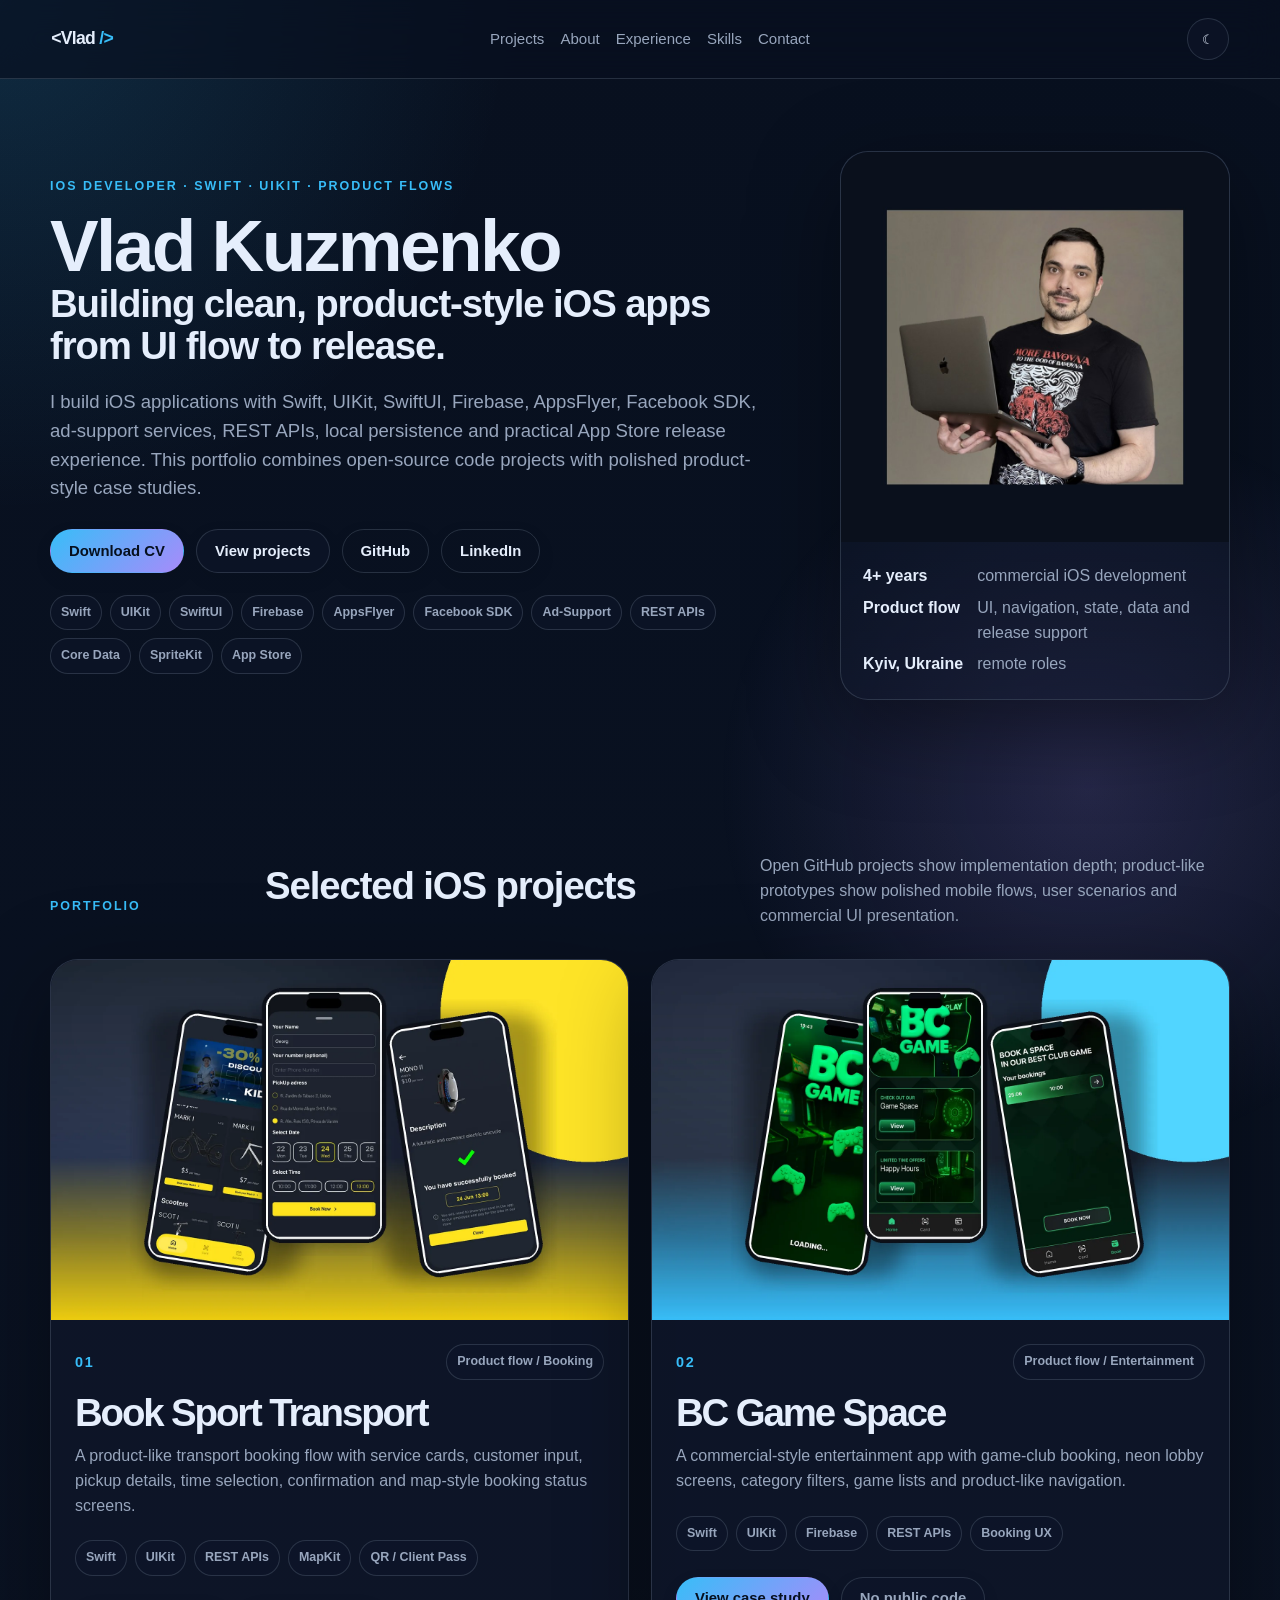
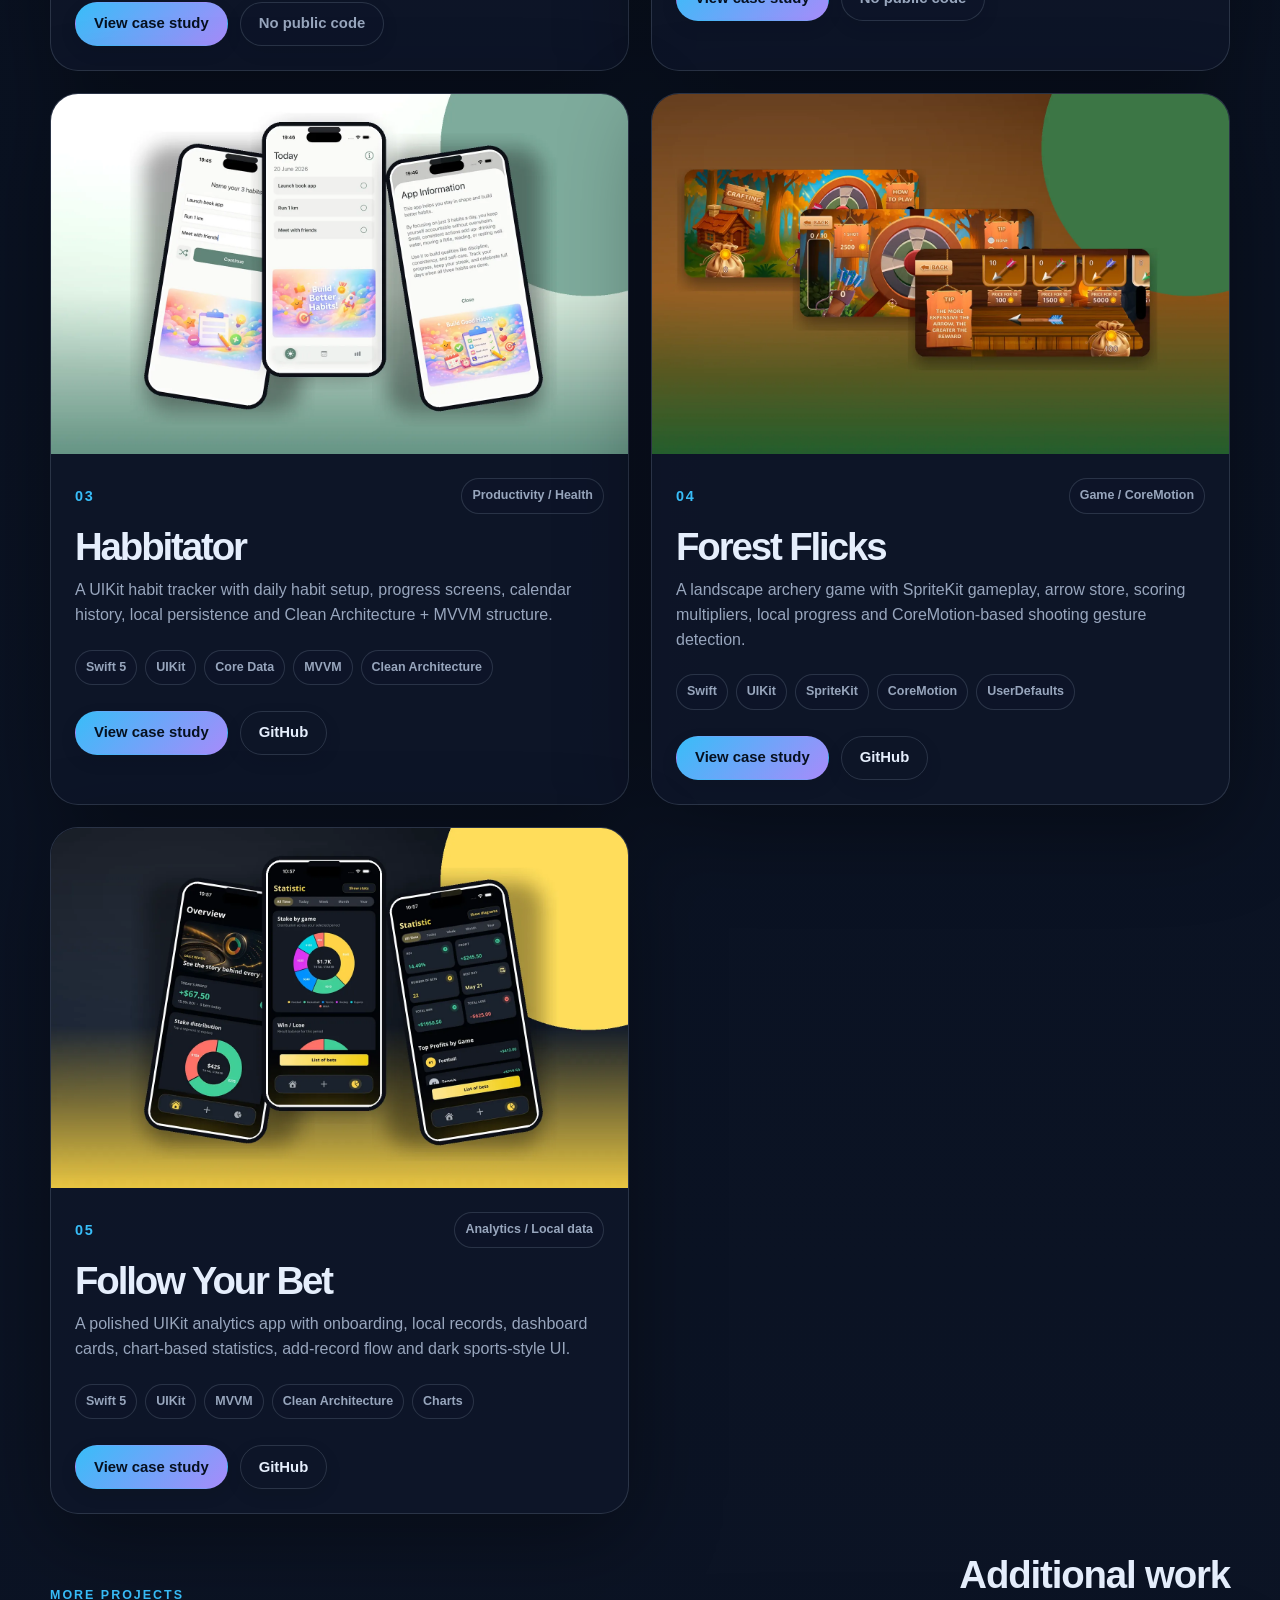
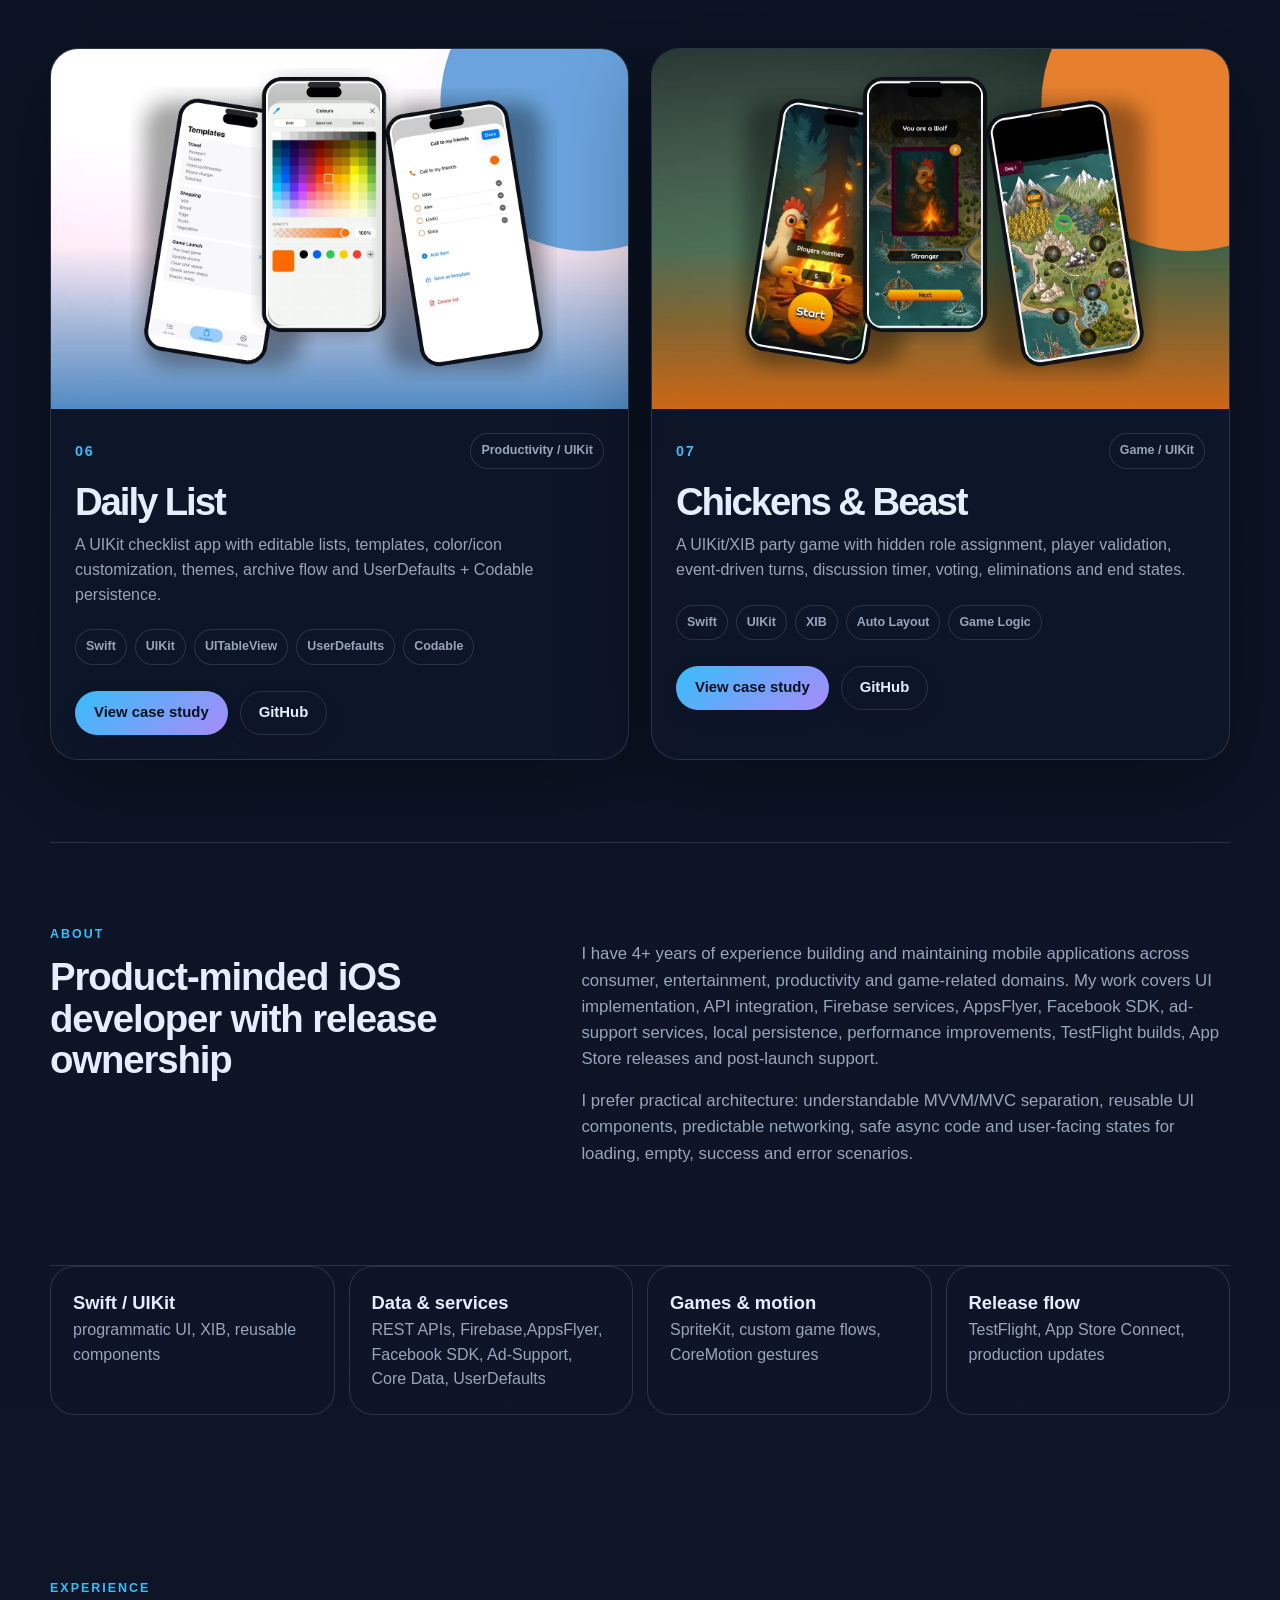
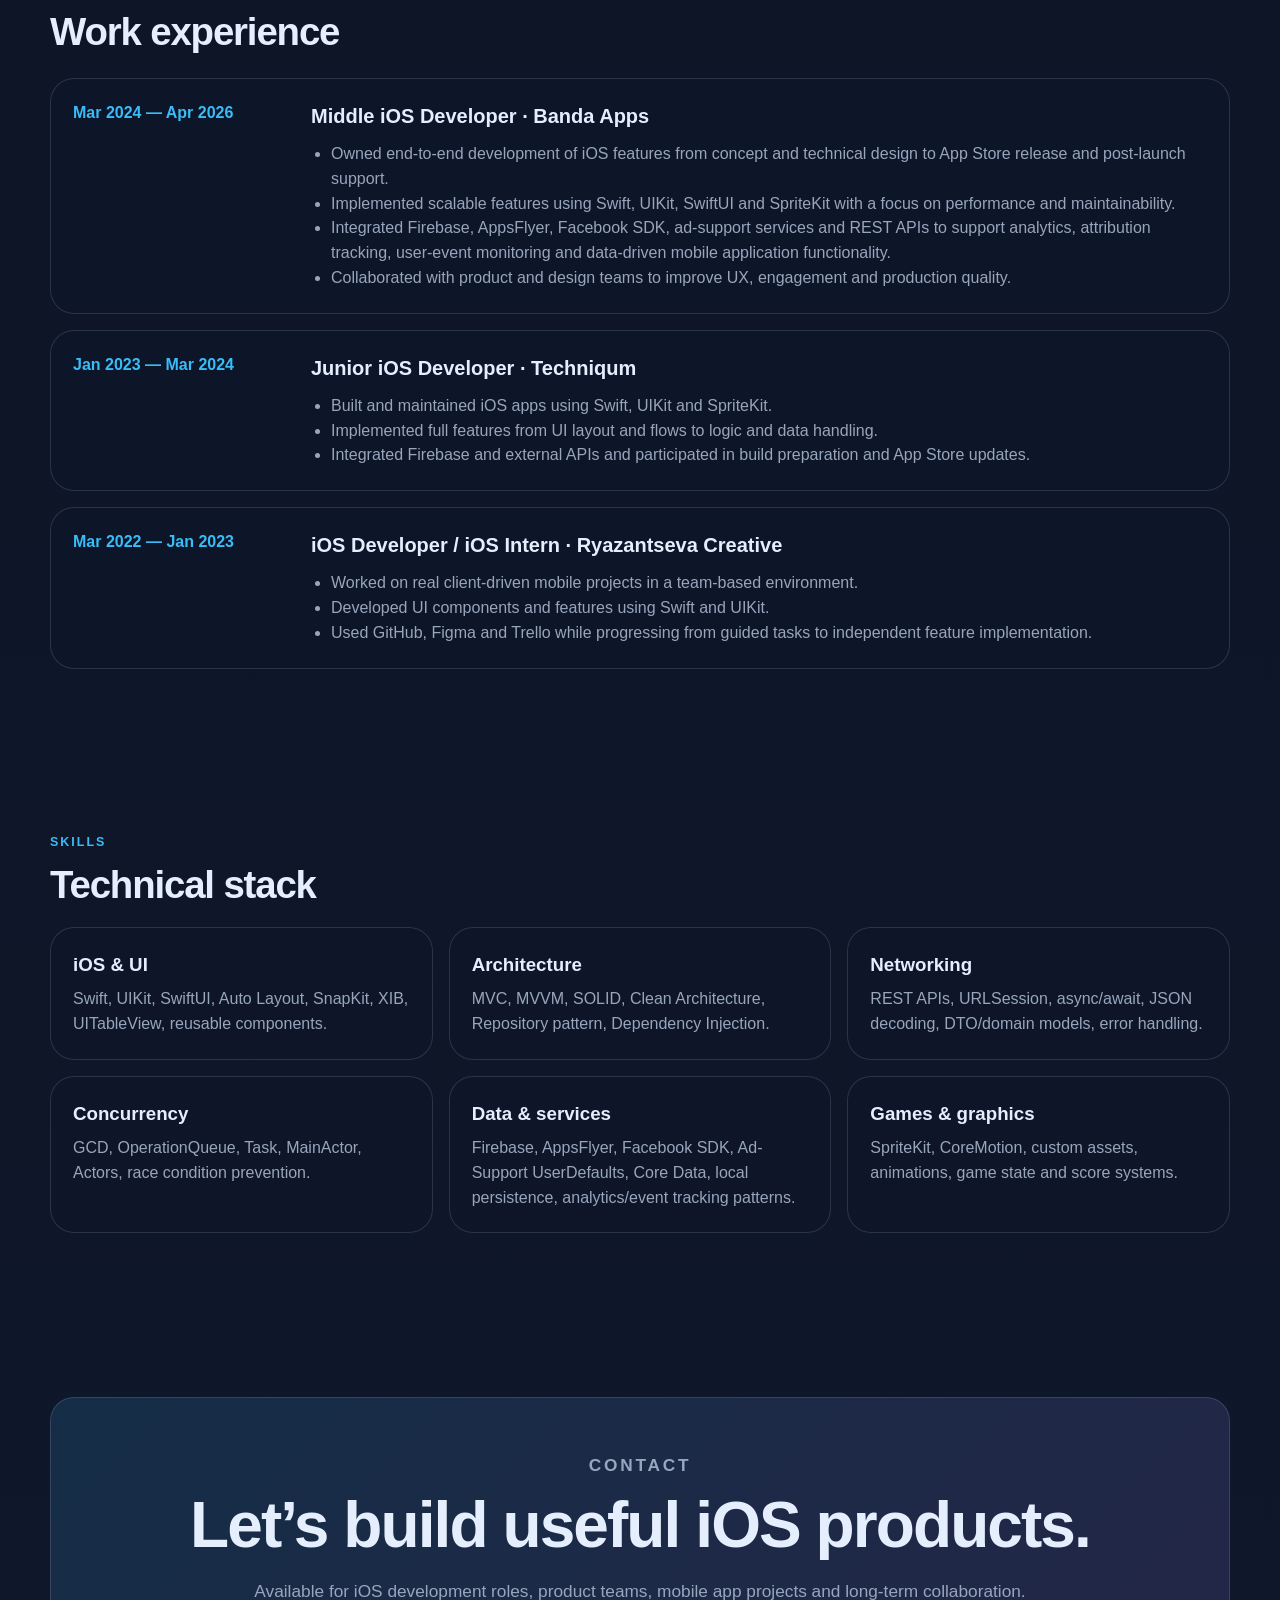
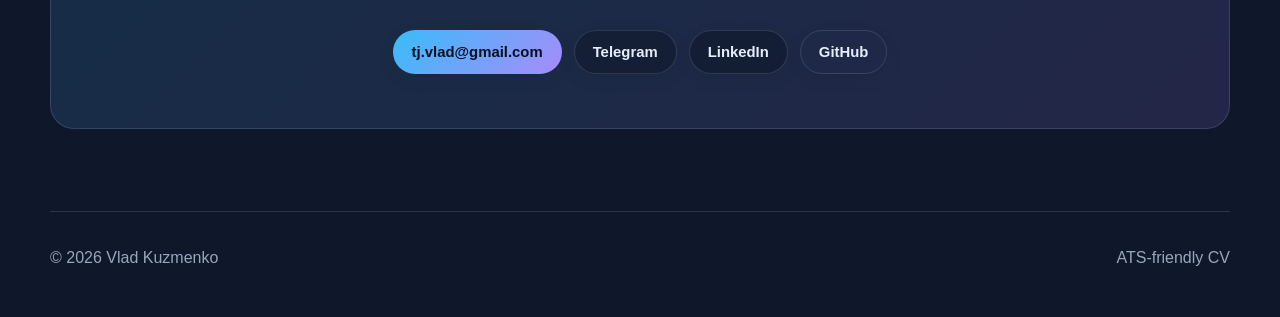
<file: index.html>
<!doctype html>
<html lang="en">
<head>
  <meta charset="utf-8" />
  <meta name="viewport" content="width=device-width, initial-scale=1" />
  <title>Vlad Kuzmenko — iOS Developer Portfolio</title>
  <meta name="description" content="iOS Developer portfolio: Swift, UIKit, SwiftUI, Firebase, AppsFlyer, Facebook SDK, ad-support services, REST APIs, Core Data, SpriteKit, CoreMotion and App Store release experience." />
  <meta name="theme-color" content="#0f172a" />
  <meta property="og:title" content="Vlad Kuzmenko — iOS Developer" />
  <meta property="og:description" content="Swift, UIKit, Firebase, AppsFlyer, Facebook SDK, ad-support services, REST APIs, Core Data, SpriteKit, CoreMotion, App Store releases." />
  <meta property="og:type" content="website" />
  <meta property="og:image" content="assets/projects/book-sporttransport-app/cover.webp" />
  <link rel="icon" href="assets/img/favicon.svg" type="image/svg+xml" />
  <link rel="stylesheet" href="style.css" />
</head>
<body>
  <div class="page-glow" aria-hidden="true"></div>
  <header class="site-header">
    <a class="brand" href="#top" aria-label="Back to top">&lt;Vlad <span>/&gt;</span></a>
    <nav class="nav" aria-label="Main navigation">
      <a href="#projects">Projects</a><a href="#about">About</a><a href="#experience">Experience</a><a href="#skills">Skills</a><a href="#contact">Contact</a>
    </nav>
    <button class="theme-toggle" type="button" aria-label="Toggle color theme">☾</button>
  </header>

  <main id="top">
    <section class="hero section-shell">
      <div class="hero-copy">
        <p class="eyebrow">iOS Developer · Swift · UIKit · Product flows</p>
        <h1>Vlad Kuzmenko</h1>
        <h2>Building clean, product-style iOS apps from UI flow to release.</h2>
        <p class="lead">I build iOS applications with Swift, UIKit, SwiftUI, Firebase, AppsFlyer, Facebook SDK, ad-support services, REST APIs, local persistence and practical App Store release experience. This portfolio combines open-source code projects with polished product-style case studies.</p>
        <div class="hero-actions">
          <a class="btn primary" href="assets/cv/Vlad_Kuzmenko_iOS_Developer_CV.pdf" download>Download CV</a>
          <a class="btn" href="#projects">View projects</a>
          <a class="btn ghost" href="https://github.com/moooove08" target="_blank" rel="noreferrer">GitHub</a>
          <a class="btn ghost" href="https://www.linkedin.com/in/vlad-kuzmenko-591149292/" target="_blank" rel="noreferrer">LinkedIn</a>
        </div>
        <div class="stack-list" aria-label="Main stack">
          <span>Swift</span><span>UIKit</span><span>SwiftUI</span><span>Firebase</span><span>AppsFlyer</span><span>Facebook SDK</span><span>Ad-Support</span><span>REST APIs</span><span>Core Data</span><span>SpriteKit</span><span>App Store</span>
        </div>
      </div>
      <aside class="hero-card" aria-label="Profile card">
        <img src="assets/img/me.jpg" alt="Vlad Kuzmenko" />
        <div class="card-content">
          <strong>4+ years</strong><span>commercial iOS development</span>
          <strong>Product flow</strong><span>UI, navigation, state, data and release support</span>
          <strong>Kyiv, Ukraine</strong><span>remote roles</span>
        </div>
      </aside>
    </section>

    <section id="projects" class="section-shell projects-section">
      <div class="section-head">
        <p class="eyebrow">Portfolio</p>
        <h2>Selected iOS projects</h2>
        <p>Open GitHub projects show implementation depth; product-like prototypes show polished mobile flows, user scenarios and commercial UI presentation.</p>
      </div>
      <div class="projects-grid featured-grid">
        <article class="project-card featured-card">
          <a class="cover-wrap" href="projects/book-sporttransport-app.html" aria-label="Open Book Sport Transport case study">
            <img class="cover" src="assets/projects/book-sporttransport-app/cover.webp" alt="Book Sport Transport cover" loading="lazy" />
          </a>
          <div class="project-body">
            <div class="project-top"><span class="project-index">01</span><span class="pill">Product flow / Booking</span></div>
            <h3>Book Sport Transport</h3>
            <p>A product-like transport booking flow with service cards, customer input, pickup details, time selection, confirmation and map-style booking status screens.</p>
            <div class="tags"><span>Swift</span><span>UIKit</span><span>REST APIs</span><span>MapKit</span><span>QR / Client Pass</span></div>
            <div class="project-actions">
              <a class="btn primary" href="projects/book-sporttransport-app.html">View case study</a>
              <span class="btn disabled">No public code</span>
            </div>
          </div>
        </article>
        <article class="project-card featured-card">
          <a class="cover-wrap" href="projects/bc-game-space.html" aria-label="Open BC Game Space case study">
            <img class="cover" src="assets/projects/bc-game-space/cover.webp" alt="BC Game Space cover" loading="lazy" />
          </a>
          <div class="project-body">
            <div class="project-top"><span class="project-index">02</span><span class="pill">Product flow / Entertainment</span></div>
            <h3>BC Game Space</h3>
            <p>A commercial-style entertainment app with game-club booking, neon lobby screens, category filters, game lists and product-like navigation.</p>
            <div class="tags"><span>Swift</span><span>UIKit</span><span>Firebase</span><span>REST APIs</span><span>Booking UX</span></div>
            <div class="project-actions">
              <a class="btn primary" href="projects/bc-game-space.html">View case study</a>
              <span class="btn disabled">No public code</span>
            </div>
          </div>
        </article>
        <article class="project-card featured-card">
          <a class="cover-wrap" href="projects/habbitator.html" aria-label="Open Habbitator case study">
            <img class="cover" src="assets/projects/habbitator/cover.webp" alt="Habbitator cover" loading="lazy" />
          </a>
          <div class="project-body">
            <div class="project-top"><span class="project-index">03</span><span class="pill">Productivity / Health</span></div>
            <h3>Habbitator</h3>
            <p>A UIKit habit tracker with daily habit setup, progress screens, calendar history, local persistence and Clean Architecture + MVVM structure.</p>
            <div class="tags"><span>Swift 5</span><span>UIKit</span><span>Core Data</span><span>MVVM</span><span>Clean Architecture</span></div>
            <div class="project-actions">
              <a class="btn primary" href="projects/habbitator.html">View case study</a>
              <a class="btn ghost" href="https://github.com/moooove08/daily-habbit-app" target="_blank" rel="noreferrer">GitHub</a>
            </div>
          </div>
        </article>
        <article class="project-card featured-card">
          <a class="cover-wrap" href="projects/forest-flicks.html" aria-label="Open Forest Flicks case study">
            <img class="cover" src="assets/projects/forest-flicks/cover.webp" alt="Forest Flicks cover" loading="lazy" />
          </a>
          <div class="project-body">
            <div class="project-top"><span class="project-index">04</span><span class="pill">Game / CoreMotion</span></div>
            <h3>Forest Flicks</h3>
            <p>A landscape archery game with SpriteKit gameplay, arrow store, scoring multipliers, local progress and CoreMotion-based shooting gesture detection.</p>
            <div class="tags"><span>Swift</span><span>UIKit</span><span>SpriteKit</span><span>CoreMotion</span><span>UserDefaults</span></div>
            <div class="project-actions">
              <a class="btn primary" href="projects/forest-flicks.html">View case study</a>
              <a class="btn ghost" href="https://github.com/moooove08/ForestTarget" target="_blank" rel="noreferrer">GitHub</a>
            </div>
          </div>
        </article>
        <article class="project-card featured-card">
          <a class="cover-wrap" href="projects/follow-your-bet.html" aria-label="Open Follow Your Bet case study">
            <img class="cover" src="assets/projects/follow-your-bet/cover.webp" alt="Follow Your Bet cover" loading="lazy" />
          </a>
          <div class="project-body">
            <div class="project-top"><span class="project-index">05</span><span class="pill">Analytics / Local data</span></div>
            <h3>Follow Your Bet</h3>
            <p>A polished UIKit analytics app with onboarding, local records, dashboard cards, chart-based statistics, add-record flow and dark sports-style UI.</p>
            <div class="tags"><span>Swift 5</span><span>UIKit</span><span>MVVM</span><span>Clean Architecture</span><span>Charts</span></div>
            <div class="project-actions">
              <a class="btn primary" href="projects/follow-your-bet.html">View case study</a>
              <a class="btn ghost" href="https://github.com/moooove08/follow-your-bet-app" target="_blank" rel="noreferrer">GitHub</a>
            </div>
          </div>
        </article></div>
      <div class="section-head compact"><p class="eyebrow">More projects</p><h2>Additional work</h2></div>
      <div class="projects-grid compact-grid">
        <article class="project-card ">
          <a class="cover-wrap" href="projects/daily-list-app.html" aria-label="Open Daily List case study">
            <img class="cover" src="assets/projects/daily-list-app/cover.webp" alt="Daily List cover" loading="lazy" />
          </a>
          <div class="project-body">
            <div class="project-top"><span class="project-index">06</span><span class="pill">Productivity / UIKit</span></div>
            <h3>Daily List</h3>
            <p>A UIKit checklist app with editable lists, templates, color/icon customization, themes, archive flow and UserDefaults + Codable persistence.</p>
            <div class="tags"><span>Swift</span><span>UIKit</span><span>UITableView</span><span>UserDefaults</span><span>Codable</span></div>
            <div class="project-actions">
              <a class="btn primary" href="projects/daily-list-app.html">View case study</a>
              <a class="btn ghost" href="https://github.com/moooove08/daily-list-app" target="_blank" rel="noreferrer">GitHub</a>
            </div>
          </div>
        </article>
        <article class="project-card ">
          <a class="cover-wrap" href="projects/chickens-and-beast.html" aria-label="Open Chickens &amp; Beast case study">
            <img class="cover" src="assets/projects/chickens-and-beast/cover.webp" alt="Chickens &amp; Beast cover" loading="lazy" />
          </a>
          <div class="project-body">
            <div class="project-top"><span class="project-index">07</span><span class="pill">Game / UIKit</span></div>
            <h3>Chickens &amp; Beast</h3>
            <p>A UIKit/XIB party game with hidden role assignment, player validation, event-driven turns, discussion timer, voting, eliminations and end states.</p>
            <div class="tags"><span>Swift</span><span>UIKit</span><span>XIB</span><span>Auto Layout</span><span>Game Logic</span></div>
            <div class="project-actions">
              <a class="btn primary" href="projects/chickens-and-beast.html">View case study</a>
              <a class="btn ghost" href="https://github.com/moooove08/ChickensAndBeast" target="_blank" rel="noreferrer">GitHub</a>
            </div>
          </div>
        </article></div>
    </section>

    <section id="about" class="section-shell two-column">
      <div><p class="eyebrow">About</p><h2>Product-minded iOS developer with release ownership</h2></div>
      <div class="content-block">
        <p>I have 4+ years of experience building and maintaining mobile applications across consumer, entertainment, productivity and game-related domains. My work covers UI implementation, API integration, Firebase services, AppsFlyer, Facebook SDK, ad-support services, local persistence, performance improvements, TestFlight builds, App Store releases and post-launch support.</p>
        <p>I prefer practical architecture: understandable MVVM/MVC separation, reusable UI components, predictable networking, safe async code and user-facing states for loading, empty, success and error scenarios.</p>
      </div>
    </section>

    <section class="section-shell stats-grid" aria-label="Highlights">
      <article><strong>Swift / UIKit</strong><span>programmatic UI, XIB, reusable components</span></article>
      <article><strong>Data & services</strong><span>REST APIs, Firebase,AppsFlyer, Facebook SDK, Ad-Support, Core Data, UserDefaults</span></article>
      <article><strong>Games & motion</strong><span>SpriteKit, custom game flows, CoreMotion gestures</span></article>
      <article><strong>Release flow</strong><span>TestFlight, App Store Connect, production updates</span></article>
    </section>

    <section id="experience" class="section-shell">
      <p class="eyebrow">Experience</p><h2>Work experience</h2>
      <div class="timeline">
        <article class="timeline-item"><div class="timeline-meta">Mar 2024 — Apr 2026</div><div><h3>Middle iOS Developer · Banda Apps</h3><ul><li>Owned end-to-end development of iOS features from concept and technical design to App Store release and post-launch support.</li><li>Implemented scalable features using Swift, UIKit, SwiftUI and SpriteKit with a focus on performance and maintainability.</li><li>Integrated Firebase, AppsFlyer, Facebook SDK, ad-support services and REST APIs to support analytics, attribution
        tracking, user-event monitoring and data-driven mobile application functionality.</li><li>Collaborated with product and design teams to improve UX, engagement and production quality.</li></ul></div></article>
        <article class="timeline-item"><div class="timeline-meta">Jan 2023 — Mar 2024</div><div><h3>Junior iOS Developer · Techniqum</h3><ul><li>Built and maintained iOS apps using Swift, UIKit and SpriteKit.</li><li>Implemented full features from UI layout and flows to logic and data handling.</li><li>Integrated Firebase and external APIs and participated in build preparation and App Store updates.</li></ul></div></article>
        <article class="timeline-item"><div class="timeline-meta">Mar 2022 — Jan 2023</div><div><h3>iOS Developer / iOS Intern · Ryazantseva Creative</h3><ul><li>Worked on real client-driven mobile projects in a team-based environment.</li><li>Developed UI components and features using Swift and UIKit.</li><li>Used GitHub, Figma and Trello while progressing from guided tasks to independent feature implementation.</li></ul></div></article>
      </div>
    </section>

    <section id="skills" class="section-shell skills-section">
      <p class="eyebrow">Skills</p><h2>Technical stack</h2>
      <div class="skills-grid">
        <div class="skill-card"><h3>iOS & UI</h3><p>Swift, UIKit, SwiftUI, Auto Layout, SnapKit, XIB, UITableView, reusable components.</p></div>
        <div class="skill-card"><h3>Architecture</h3><p>MVC, MVVM, SOLID, Clean Architecture, Repository pattern, Dependency Injection.</p></div>
        <div class="skill-card"><h3>Networking</h3><p>REST APIs, URLSession, async/await, JSON decoding, DTO/domain models, error handling.</p></div>
        <div class="skill-card"><h3>Concurrency</h3><p>GCD, OperationQueue, Task, MainActor, Actors, race condition prevention.</p></div>
        <div class="skill-card"><h3>Data & services</h3><p>Firebase, AppsFlyer, Facebook SDK, Ad-Support UserDefaults, Core Data, local persistence, analytics/event tracking patterns.</p></div>
        <div class="skill-card"><h3>Games & graphics</h3><p>SpriteKit, CoreMotion, custom assets, animations, game state and score systems.</p></div>
      </div>
    </section>

    <section id="contact" class="section-shell contact-card">
      <div class="contact-card-inner">
        <p class="eyebrow">Contact</p>
        <h2>Let’s build useful iOS products.</h2>
        <p>Available for iOS development roles, product teams, mobile app projects and long-term collaboration.</p>
        <div class="contact-actions">
          <a class="btn primary" href="mailto:tj.vlad@gmail.com">tj.vlad@gmail.com</a>
          <a class="btn" href="https://t.me/moooove08" target="_blank" rel="noreferrer">Telegram</a>
          <a class="btn" href="https://www.linkedin.com/in/vlad-kuzmenko-591149292/" target="_blank" rel="noreferrer">LinkedIn</a>
          <a class="btn ghost" href="https://github.com/moooove08" target="_blank" rel="noreferrer">GitHub</a>
        </div>
      </div>
    </section>
  </main>

  <footer class="site-footer"><span>© <span id="year"></span> Vlad Kuzmenko</span><span><a href="assets/cv/Vlad_Kuzmenko_iOS_Developer_CV_ATS.pdf" target="_blank" rel="noreferrer">ATS-friendly CV</a></span></footer>
  <div class="lightbox" aria-hidden="true"><button aria-label="Close screenshot">×</button><img alt="Project screenshot enlarged" /></div>
  <script src="script.js"></script>
</body>
</html>
</file>
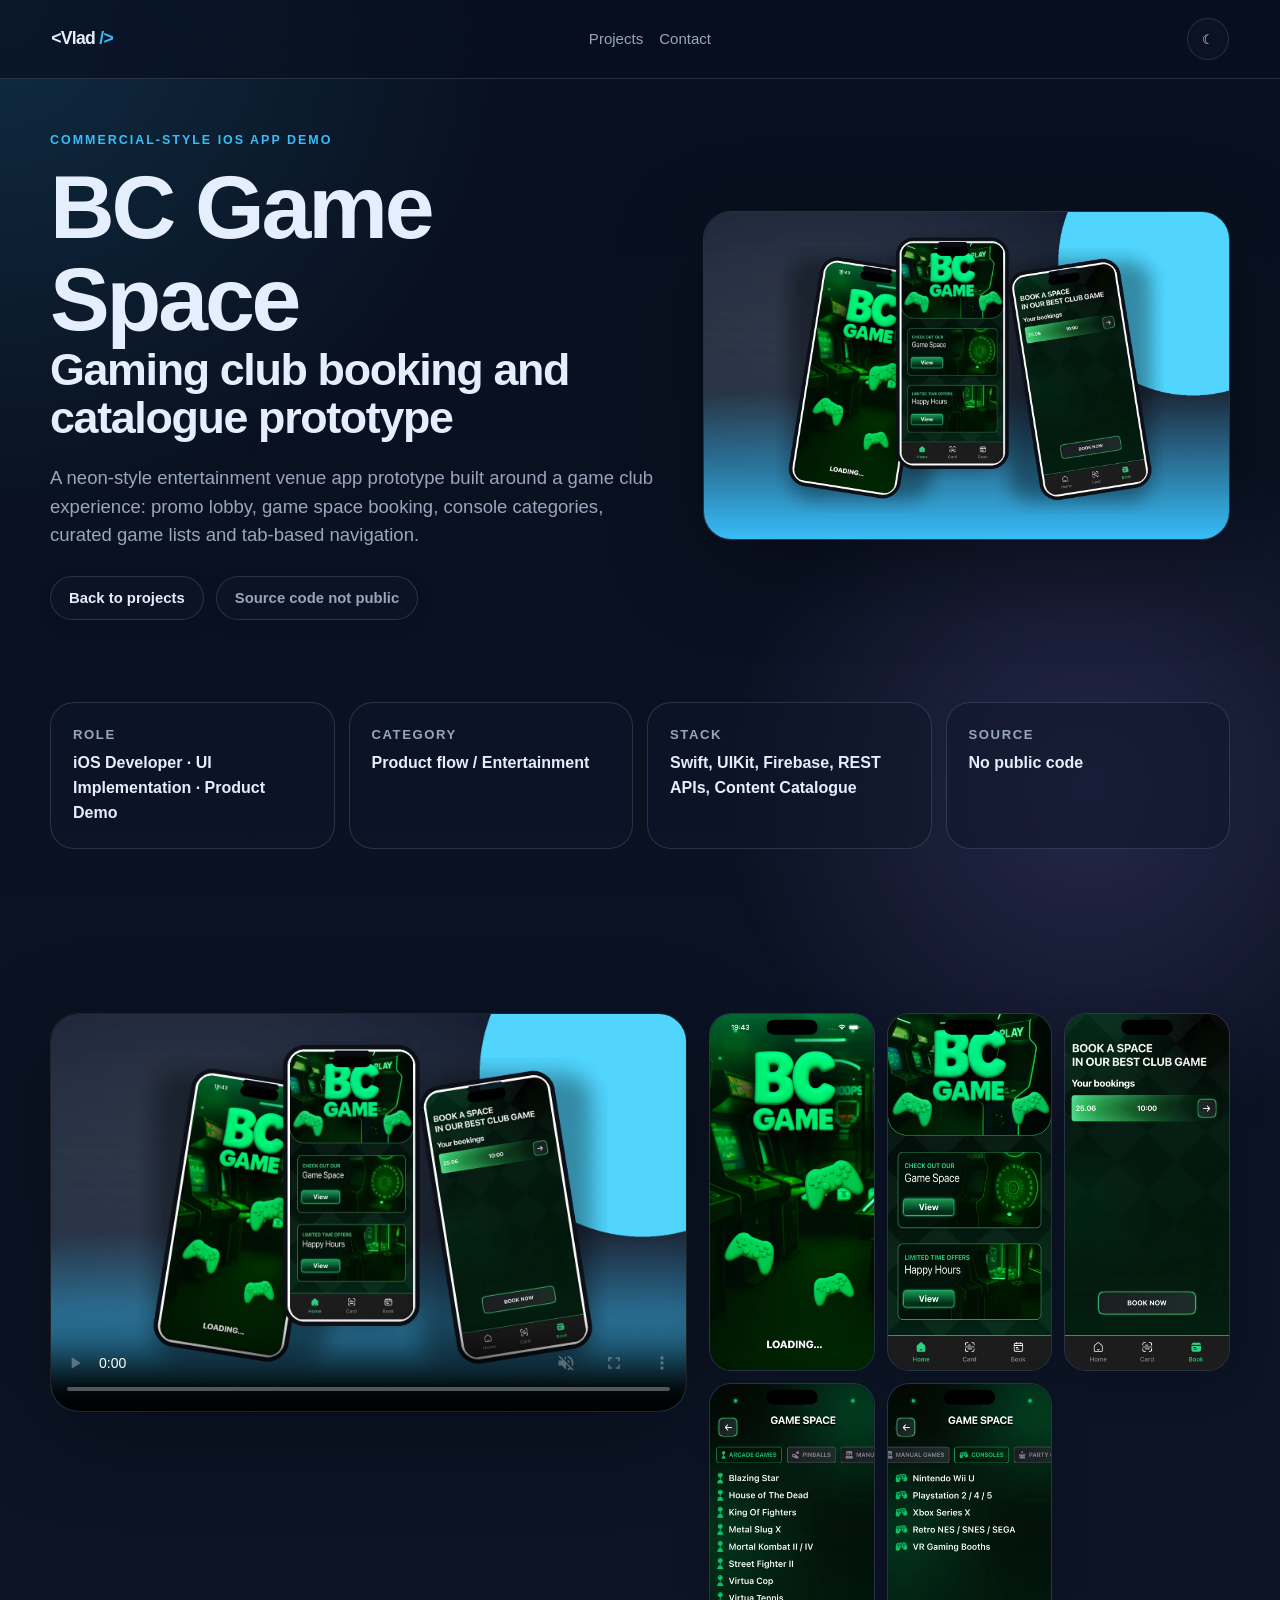
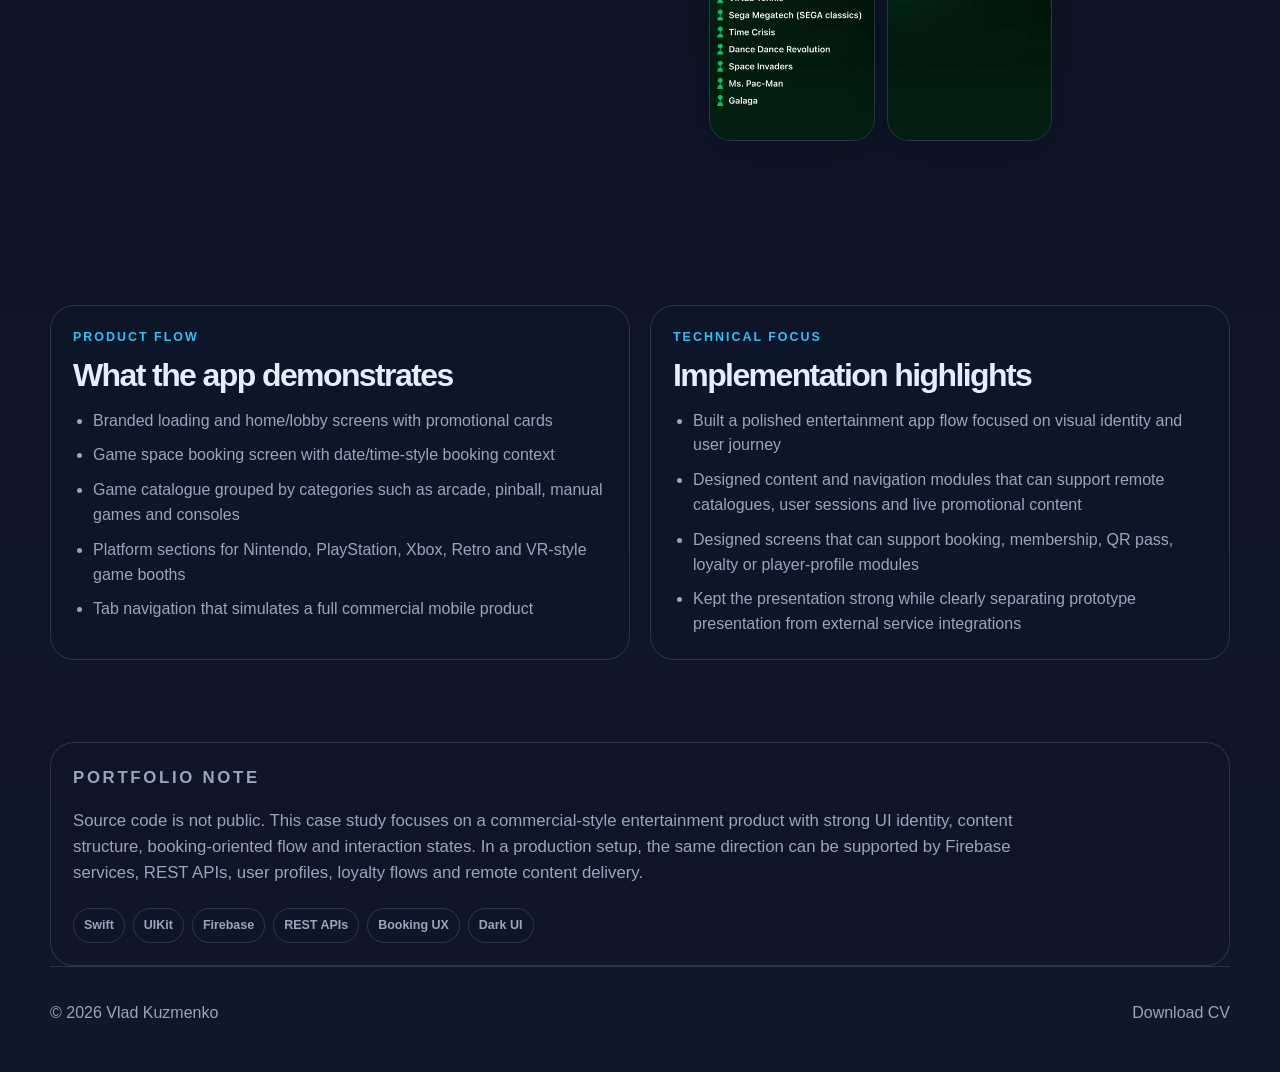
<file: projects/bc-game-space.html>
<!doctype html>
<html lang="en">
<head>
  <meta charset="utf-8" />
  <meta name="viewport" content="width=device-width, initial-scale=1" />
  <title>BC Game Space — Vlad Kuzmenko</title>
  <meta name="description" content="A neon-style entertainment venue app prototype built around a game club experience: promo lobby, game space booking, console categories, curated game lists and tab-based navigation." />
  <meta name="theme-color" content="#0f172a" />
  <meta property="og:title" content="BC Game Space — iOS Case Study" />
  <meta property="og:description" content="A neon-style entertainment venue app prototype built around a game club experience: promo lobby, game space booking, console categories, curated game lists and tab-based navigation." />
  <meta property="og:image" content="../assets/projects/bc-game-space/cover.webp" />
  <link rel="icon" href="../assets/img/favicon.svg" type="image/svg+xml" />
  <link rel="stylesheet" href="../style.css" />
</head>
<body class="case-page">
  <div class="page-glow" aria-hidden="true"></div>
  <header class="site-header case-header"><a class="brand" href="../index.html">&lt;Vlad <span>/&gt;</span></a><nav class="nav"><a href="../index.html#projects">Projects</a><a href="../index.html#contact">Contact</a></nav><button class="theme-toggle" type="button" aria-label="Toggle color theme">☾</button></header>
  <main>
    <section class="section-shell case-hero">
      <div class="case-title">
        <p class="eyebrow">Commercial-style iOS App Demo</p>
        <h1>BC Game Space</h1>
        <h2>Gaming club booking and catalogue prototype</h2>
        <p class="lead">A neon-style entertainment venue app prototype built around a game club experience: promo lobby, game space booking, console categories, curated game lists and tab-based navigation.</p>
        <div class="hero-actions"><a class="btn" href="../index.html#projects">Back to projects</a><span class="btn disabled">Source code not public</span></div>
      </div>
      <img class="case-cover" src="../assets/projects/bc-game-space/cover.webp" alt="BC Game Space cover" />
    </section>

    <section class="section-shell case-meta">
      <article><span>Role</span><strong>iOS Developer · UI Implementation · Product Demo</strong></article>
      <article><span>Category</span><strong>Product flow / Entertainment</strong></article>
      <article><span>Stack</span><strong>Swift, UIKit, Firebase, REST APIs, Content Catalogue</strong></article>
      <article><span>Source</span><strong>No public code</strong></article>
    </section>

    <section class="section-shell">
      
      <div class="case-media">
        <div class="video-frame">
          <video src="../assets/projects/bc-game-space/demo.mp4" poster="../assets/projects/bc-game-space/cover.webp" controls playsinline muted preload="metadata"></video>
        </div>
        <div class="screen-row"><button class="screen-shot" data-full="../assets/projects/bc-game-space/screen-1.webp" aria-label="Open screenshot 1"><img src="../assets/projects/bc-game-space/screen-1.webp" alt="BC Game Space screenshot 1" loading="lazy" /></button><button class="screen-shot" data-full="../assets/projects/bc-game-space/screen-2.webp" aria-label="Open screenshot 2"><img src="../assets/projects/bc-game-space/screen-2.webp" alt="BC Game Space screenshot 2" loading="lazy" /></button><button class="screen-shot" data-full="../assets/projects/bc-game-space/screen-3.webp" aria-label="Open screenshot 3"><img src="../assets/projects/bc-game-space/screen-3.webp" alt="BC Game Space screenshot 3" loading="lazy" /></button><button class="screen-shot" data-full="../assets/projects/bc-game-space/screen-4.webp" aria-label="Open screenshot 4"><img src="../assets/projects/bc-game-space/screen-4.webp" alt="BC Game Space screenshot 4" loading="lazy" /></button><button class="screen-shot" data-full="../assets/projects/bc-game-space/screen-5.webp" aria-label="Open screenshot 5"><img src="../assets/projects/bc-game-space/screen-5.webp" alt="BC Game Space screenshot 5" loading="lazy" /></button></div>
      </div>
    </section>

    <section class="section-shell case-content-grid">
      <article class="case-block"><p class="eyebrow">Product flow</p><h2>What the app demonstrates</h2><ul><li>Branded loading and home/lobby screens with promotional cards</li><li>Game space booking screen with date/time-style booking context</li><li>Game catalogue grouped by categories such as arcade, pinball, manual games and consoles</li><li>Platform sections for Nintendo, PlayStation, Xbox, Retro and VR-style game booths</li><li>Tab navigation that simulates a full commercial mobile product</li></ul></article>
      <article class="case-block"><p class="eyebrow">Technical focus</p><h2>Implementation highlights</h2><ul><li>Built a polished entertainment app flow focused on visual identity and user journey</li><li>Designed content and navigation modules that can support remote catalogues, user sessions and live promotional content</li><li>Designed screens that can support booking, membership, QR pass, loyalty or player-profile modules</li><li>Kept the presentation strong while clearly separating prototype presentation from external service integrations</li></ul></article>
    </section>

    <section class="section-shell note-card">
      <p class="eyebrow">Portfolio note</p>
      <p>Source code is not public. This case study focuses on a commercial-style entertainment product with strong UI identity, content structure, booking-oriented flow and interaction states. In a production setup, the same direction can be supported by Firebase services, REST APIs, user profiles, loyalty flows and remote content delivery.</p>
      <div class="tags"><span>Swift</span><span>UIKit</span><span>Firebase</span><span>REST APIs</span><span>Booking UX</span><span>Dark UI</span></div>
    </section>
  </main>
  <footer class="site-footer"><span>© <span id="year"></span> Vlad Kuzmenko</span><span><a href="../assets/cv/Vlad_Kuzmenko_iOS_Developer_CV.pdf" target="_blank" rel="noreferrer">Download CV</a></span></footer>
  <div class="lightbox" aria-hidden="true"><button aria-label="Close screenshot">×</button><img alt="Project screenshot enlarged" /></div>
  <script src="../script.js"></script>
</body>
</html>
</file>
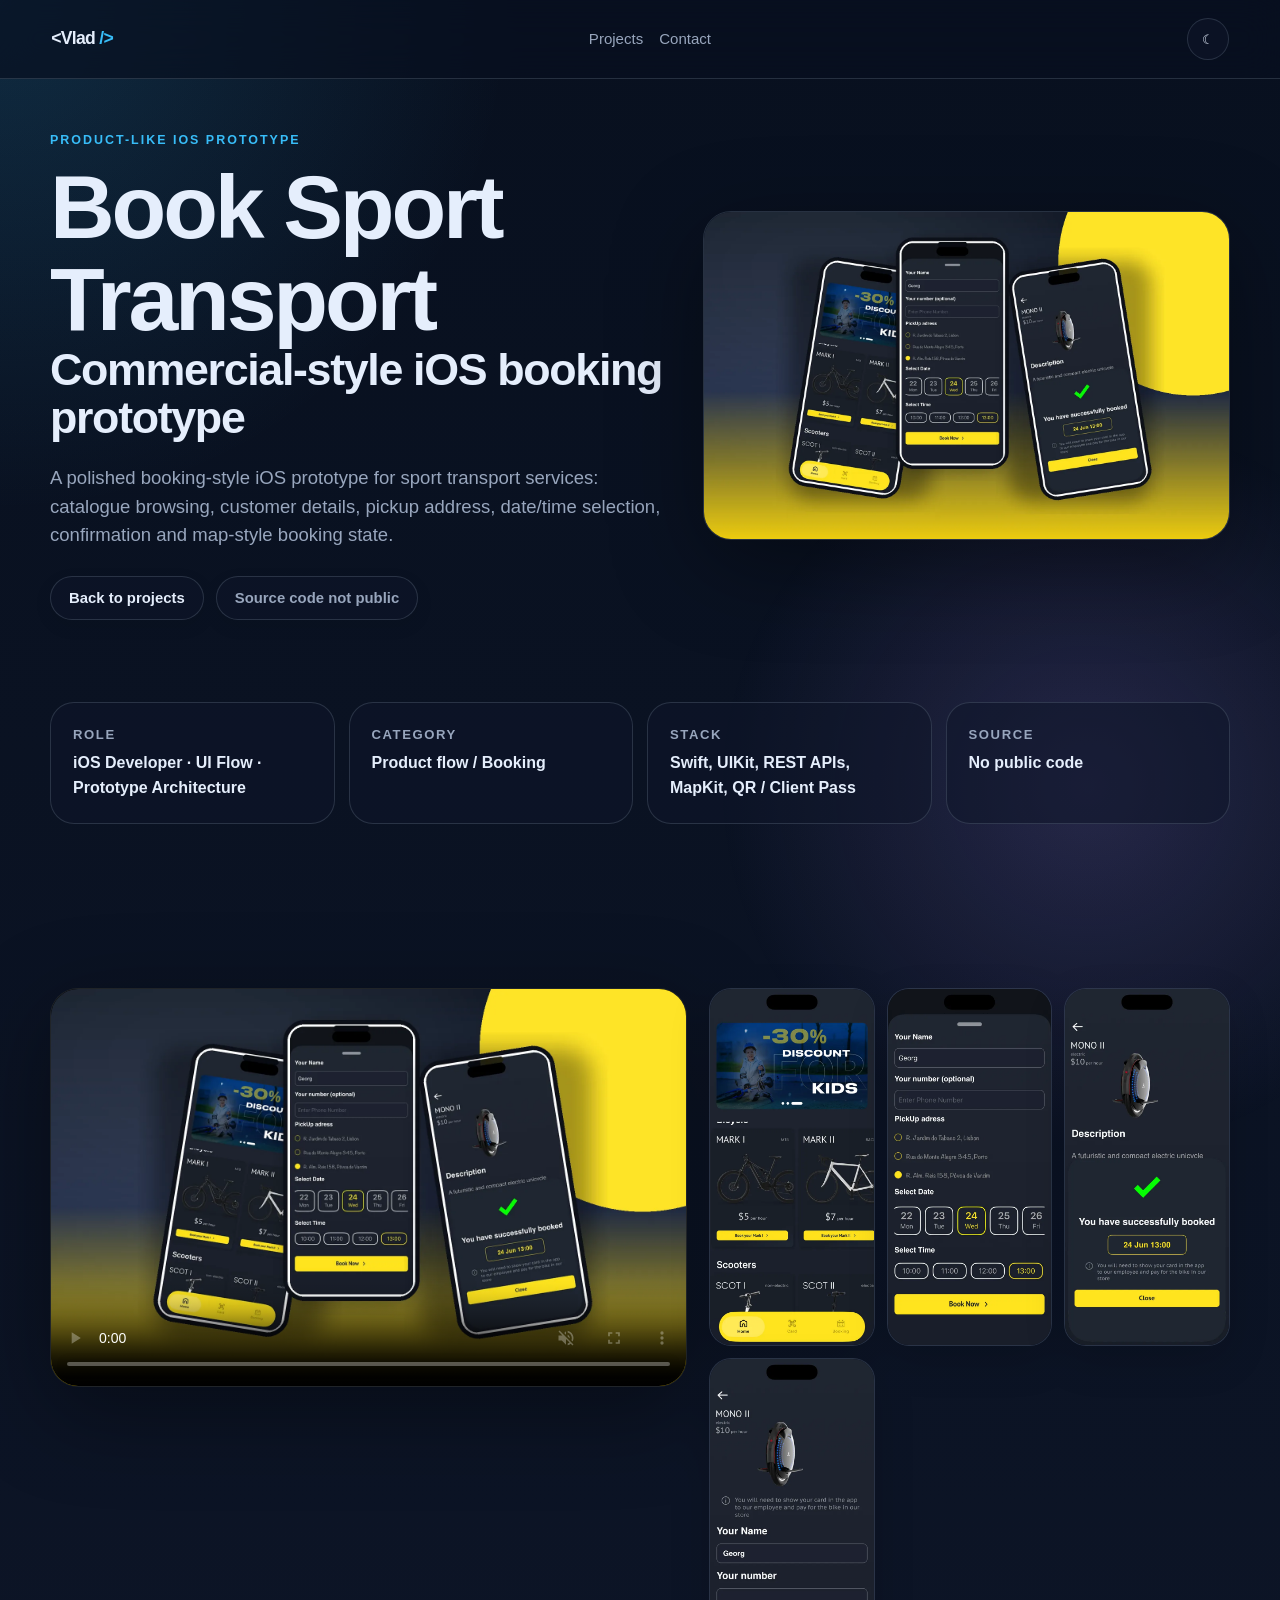
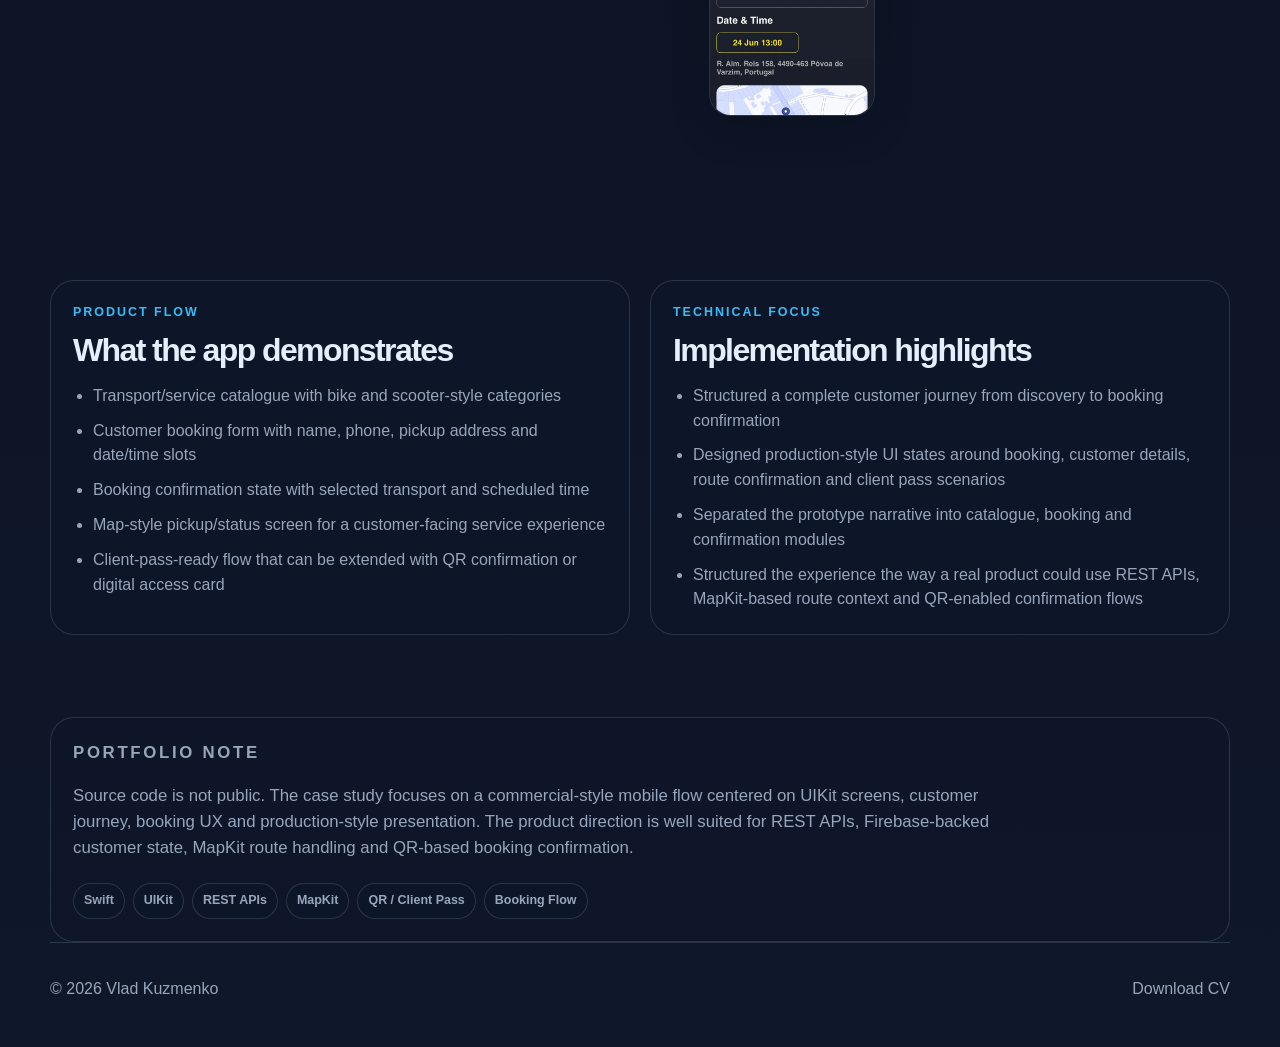
<file: projects/book-sporttransport-app.html>
<!doctype html>
<html lang="en">
<head>
  <meta charset="utf-8" />
  <meta name="viewport" content="width=device-width, initial-scale=1" />
  <title>Book Sport Transport — Vlad Kuzmenko</title>
  <meta name="description" content="A polished booking-style iOS prototype for sport transport services: catalogue browsing, customer details, pickup address, date/time selection, confirmation and map-style booking state." />
  <meta name="theme-color" content="#0f172a" />
  <meta property="og:title" content="Book Sport Transport — iOS Case Study" />
  <meta property="og:description" content="A polished booking-style iOS prototype for sport transport services: catalogue browsing, customer details, pickup address, date/time selection, confirmation and map-style booking state." />
  <meta property="og:image" content="../assets/projects/book-sporttransport-app/cover.webp" />
  <link rel="icon" href="../assets/img/favicon.svg" type="image/svg+xml" />
  <link rel="stylesheet" href="../style.css" />
</head>
<body class="case-page">
  <div class="page-glow" aria-hidden="true"></div>
  <header class="site-header case-header"><a class="brand" href="../index.html">&lt;Vlad <span>/&gt;</span></a><nav class="nav"><a href="../index.html#projects">Projects</a><a href="../index.html#contact">Contact</a></nav><button class="theme-toggle" type="button" aria-label="Toggle color theme">☾</button></header>
  <main>
    <section class="section-shell case-hero">
      <div class="case-title">
        <p class="eyebrow">Product-like iOS Prototype</p>
        <h1>Book Sport Transport</h1>
        <h2>Commercial-style iOS booking prototype</h2>
        <p class="lead">A polished booking-style iOS prototype for sport transport services: catalogue browsing, customer details, pickup address, date/time selection, confirmation and map-style booking state.</p>
        <div class="hero-actions"><a class="btn" href="../index.html#projects">Back to projects</a><span class="btn disabled">Source code not public</span></div>
      </div>
      <img class="case-cover" src="../assets/projects/book-sporttransport-app/cover.webp" alt="Book Sport Transport cover" />
    </section>

    <section class="section-shell case-meta">
      <article><span>Role</span><strong>iOS Developer · UI Flow · Prototype Architecture</strong></article>
      <article><span>Category</span><strong>Product flow / Booking</strong></article>
      <article><span>Stack</span><strong>Swift, UIKit, REST APIs, MapKit, QR / Client Pass</strong></article>
      <article><span>Source</span><strong>No public code</strong></article>
    </section>

    <section class="section-shell">
      
      <div class="case-media">
        <div class="video-frame">
          <video src="../assets/projects/book-sporttransport-app/demo.mp4" poster="../assets/projects/book-sporttransport-app/cover.webp" controls playsinline muted preload="metadata"></video>
        </div>
        <div class="screen-row"><button class="screen-shot" data-full="../assets/projects/book-sporttransport-app/screen-1.webp" aria-label="Open screenshot 1"><img src="../assets/projects/book-sporttransport-app/screen-1.webp" alt="Book Sport Transport screenshot 1" loading="lazy" /></button><button class="screen-shot" data-full="../assets/projects/book-sporttransport-app/screen-2.webp" aria-label="Open screenshot 2"><img src="../assets/projects/book-sporttransport-app/screen-2.webp" alt="Book Sport Transport screenshot 2" loading="lazy" /></button><button class="screen-shot" data-full="../assets/projects/book-sporttransport-app/screen-3.webp" aria-label="Open screenshot 3"><img src="../assets/projects/book-sporttransport-app/screen-3.webp" alt="Book Sport Transport screenshot 3" loading="lazy" /></button><button class="screen-shot" data-full="../assets/projects/book-sporttransport-app/screen-4.webp" aria-label="Open screenshot 4"><img src="../assets/projects/book-sporttransport-app/screen-4.webp" alt="Book Sport Transport screenshot 4" loading="lazy" /></button></div>
      </div>
    </section>

    <section class="section-shell case-content-grid">
      <article class="case-block"><p class="eyebrow">Product flow</p><h2>What the app demonstrates</h2><ul><li>Transport/service catalogue with bike and scooter-style categories</li><li>Customer booking form with name, phone, pickup address and date/time slots</li><li>Booking confirmation state with selected transport and scheduled time</li><li>Map-style pickup/status screen for a customer-facing service experience</li><li>Client-pass-ready flow that can be extended with QR confirmation or digital access card</li></ul></article>
      <article class="case-block"><p class="eyebrow">Technical focus</p><h2>Implementation highlights</h2><ul><li>Structured a complete customer journey from discovery to booking confirmation</li><li>Designed production-style UI states around booking, customer details, route confirmation and client pass scenarios</li><li>Separated the prototype narrative into catalogue, booking and confirmation modules</li><li>Structured the experience the way a real product could use REST APIs, MapKit-based route context and QR-enabled confirmation flows</li></ul></article>
    </section>

    <section class="section-shell note-card">
      <p class="eyebrow">Portfolio note</p>
      <p>Source code is not public. The case study focuses on a commercial-style mobile flow centered on UIKit screens, customer journey, booking UX and production-style presentation. The product direction is well suited for REST APIs, Firebase-backed customer state, MapKit route handling and QR-based booking confirmation.</p>
      <div class="tags"><span>Swift</span><span>UIKit</span><span>REST APIs</span><span>MapKit</span><span>QR / Client Pass</span><span>Booking Flow</span></div>
    </section>
  </main>
  <footer class="site-footer"><span>© <span id="year"></span> Vlad Kuzmenko</span><span><a href="../assets/cv/Vlad_Kuzmenko_iOS_Developer_CV.pdf" target="_blank" rel="noreferrer">Download CV</a></span></footer>
  <div class="lightbox" aria-hidden="true"><button aria-label="Close screenshot">×</button><img alt="Project screenshot enlarged" /></div>
  <script src="../script.js"></script>
</body>
</html>
</file>
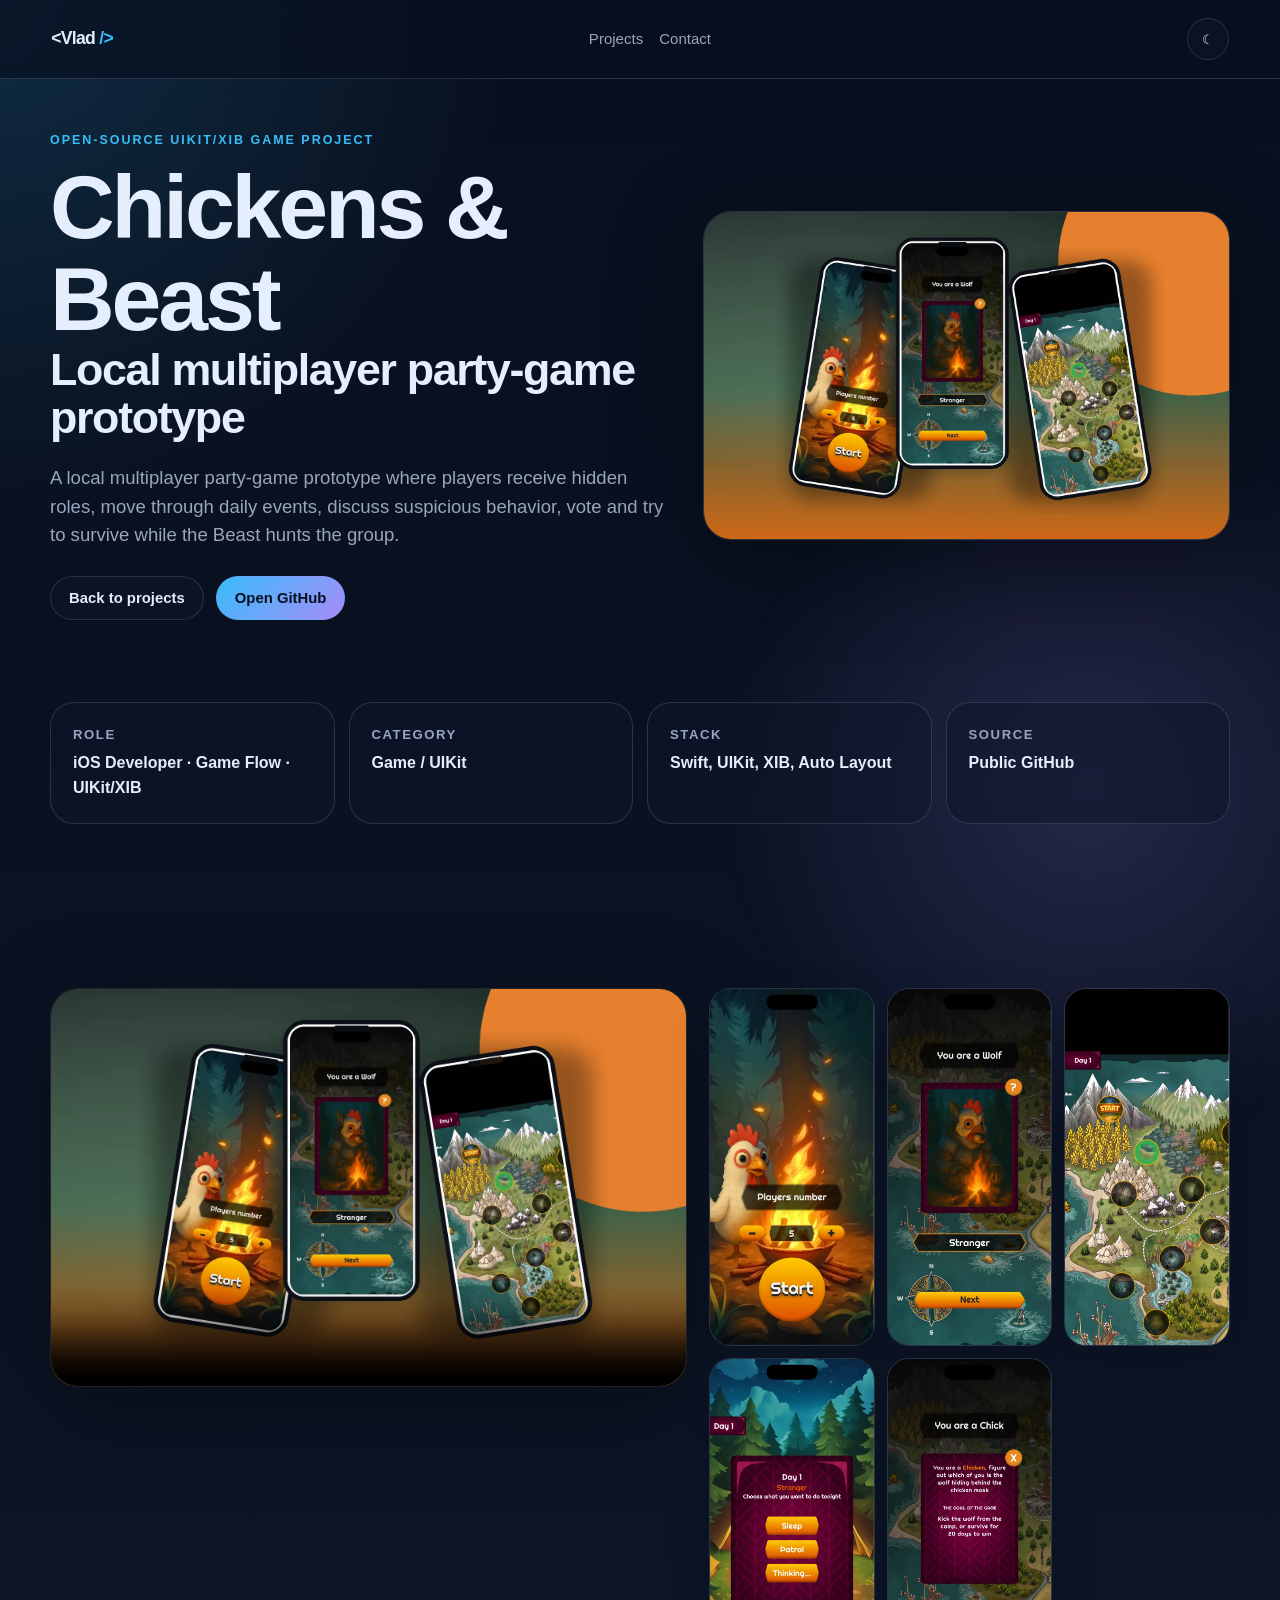
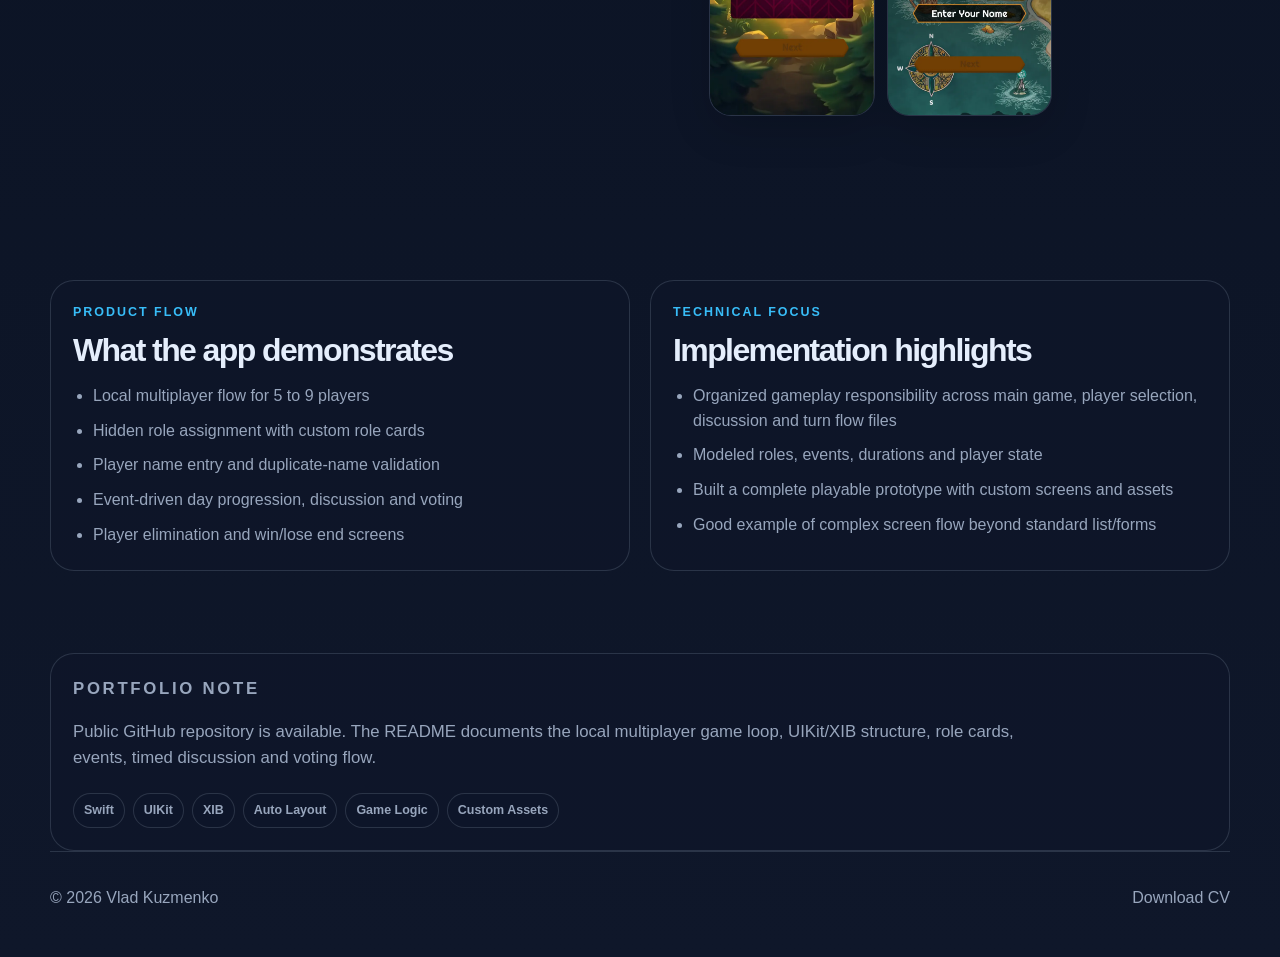
<file: projects/chickens-and-beast.html>
<!doctype html>
<html lang="en">
<head>
  <meta charset="utf-8" />
  <meta name="viewport" content="width=device-width, initial-scale=1" />
  <title>Chickens &amp; Beast — Vlad Kuzmenko</title>
  <meta name="description" content="A local multiplayer party-game prototype where players receive hidden roles, move through daily events, discuss suspicious behavior, vote and try to survive while the Beast hunts the group." />
  <meta name="theme-color" content="#0f172a" />
  <meta property="og:title" content="Chickens &amp; Beast — iOS Case Study" />
  <meta property="og:description" content="A local multiplayer party-game prototype where players receive hidden roles, move through daily events, discuss suspicious behavior, vote and try to survive while the Beast hunts the group." />
  <meta property="og:image" content="../assets/projects/chickens-and-beast/cover.webp" />
  <link rel="icon" href="../assets/img/favicon.svg" type="image/svg+xml" />
  <link rel="stylesheet" href="../style.css" />
</head>
<body class="case-page">
  <div class="page-glow" aria-hidden="true"></div>
  <header class="site-header case-header"><a class="brand" href="../index.html">&lt;Vlad <span>/&gt;</span></a><nav class="nav"><a href="../index.html#projects">Projects</a><a href="../index.html#contact">Contact</a></nav><button class="theme-toggle" type="button" aria-label="Toggle color theme">☾</button></header>
  <main>
    <section class="section-shell case-hero">
      <div class="case-title">
        <p class="eyebrow">Open-source UIKit/XIB game project</p>
        <h1>Chickens &amp; Beast</h1>
        <h2>Local multiplayer party-game prototype</h2>
        <p class="lead">A local multiplayer party-game prototype where players receive hidden roles, move through daily events, discuss suspicious behavior, vote and try to survive while the Beast hunts the group.</p>
        <div class="hero-actions"><a class="btn" href="../index.html#projects">Back to projects</a><a class="btn primary" href="https://github.com/moooove08/ChickensAndBeast" target="_blank" rel="noreferrer">Open GitHub</a></div>
      </div>
      <img class="case-cover" src="../assets/projects/chickens-and-beast/cover.webp" alt="Chickens &amp; Beast cover" />
    </section>

    <section class="section-shell case-meta">
      <article><span>Role</span><strong>iOS Developer · Game Flow · UIKit/XIB</strong></article>
      <article><span>Category</span><strong>Game / UIKit</strong></article>
      <article><span>Stack</span><strong>Swift, UIKit, XIB, Auto Layout</strong></article>
      <article><span>Source</span><strong>Public GitHub</strong></article>
    </section>

    <section class="section-shell">
      
      <div class="case-media">
        <div class="video-frame">
          <video src="../assets/projects/chickens-and-beast/demo.mp4" poster="../assets/projects/chickens-and-beast/cover.webp" controls playsinline muted preload="metadata"></video>
        </div>
        <div class="screen-row"><button class="screen-shot" data-full="../assets/projects/chickens-and-beast/screen-1.webp" aria-label="Open screenshot 1"><img src="../assets/projects/chickens-and-beast/screen-1.webp" alt="Chickens &amp; Beast screenshot 1" loading="lazy" /></button><button class="screen-shot" data-full="../assets/projects/chickens-and-beast/screen-2.webp" aria-label="Open screenshot 2"><img src="../assets/projects/chickens-and-beast/screen-2.webp" alt="Chickens &amp; Beast screenshot 2" loading="lazy" /></button><button class="screen-shot" data-full="../assets/projects/chickens-and-beast/screen-3.webp" aria-label="Open screenshot 3"><img src="../assets/projects/chickens-and-beast/screen-3.webp" alt="Chickens &amp; Beast screenshot 3" loading="lazy" /></button><button class="screen-shot" data-full="../assets/projects/chickens-and-beast/screen-4.webp" aria-label="Open screenshot 4"><img src="../assets/projects/chickens-and-beast/screen-4.webp" alt="Chickens &amp; Beast screenshot 4" loading="lazy" /></button><button class="screen-shot" data-full="../assets/projects/chickens-and-beast/screen-5.webp" aria-label="Open screenshot 5"><img src="../assets/projects/chickens-and-beast/screen-5.webp" alt="Chickens &amp; Beast screenshot 5" loading="lazy" /></button></div>
      </div>
    </section>

    <section class="section-shell case-content-grid">
      <article class="case-block"><p class="eyebrow">Product flow</p><h2>What the app demonstrates</h2><ul><li>Local multiplayer flow for 5 to 9 players</li><li>Hidden role assignment with custom role cards</li><li>Player name entry and duplicate-name validation</li><li>Event-driven day progression, discussion and voting</li><li>Player elimination and win/lose end screens</li></ul></article>
      <article class="case-block"><p class="eyebrow">Technical focus</p><h2>Implementation highlights</h2><ul><li>Organized gameplay responsibility across main game, player selection, discussion and turn flow files</li><li>Modeled roles, events, durations and player state</li><li>Built a complete playable prototype with custom screens and assets</li><li>Good example of complex screen flow beyond standard list/forms</li></ul></article>
    </section>

    <section class="section-shell note-card">
      <p class="eyebrow">Portfolio note</p>
      <p>Public GitHub repository is available. The README documents the local multiplayer game loop, UIKit/XIB structure, role cards, events, timed discussion and voting flow.</p>
      <div class="tags"><span>Swift</span><span>UIKit</span><span>XIB</span><span>Auto Layout</span><span>Game Logic</span><span>Custom Assets</span></div>
    </section>
  </main>
  <footer class="site-footer"><span>© <span id="year"></span> Vlad Kuzmenko</span><span><a href="../assets/cv/Vlad_Kuzmenko_iOS_Developer_CV.pdf" target="_blank" rel="noreferrer">Download CV</a></span></footer>
  <div class="lightbox" aria-hidden="true"><button aria-label="Close screenshot">×</button><img alt="Project screenshot enlarged" /></div>
  <script src="../script.js"></script>
</body>
</html>
</file>
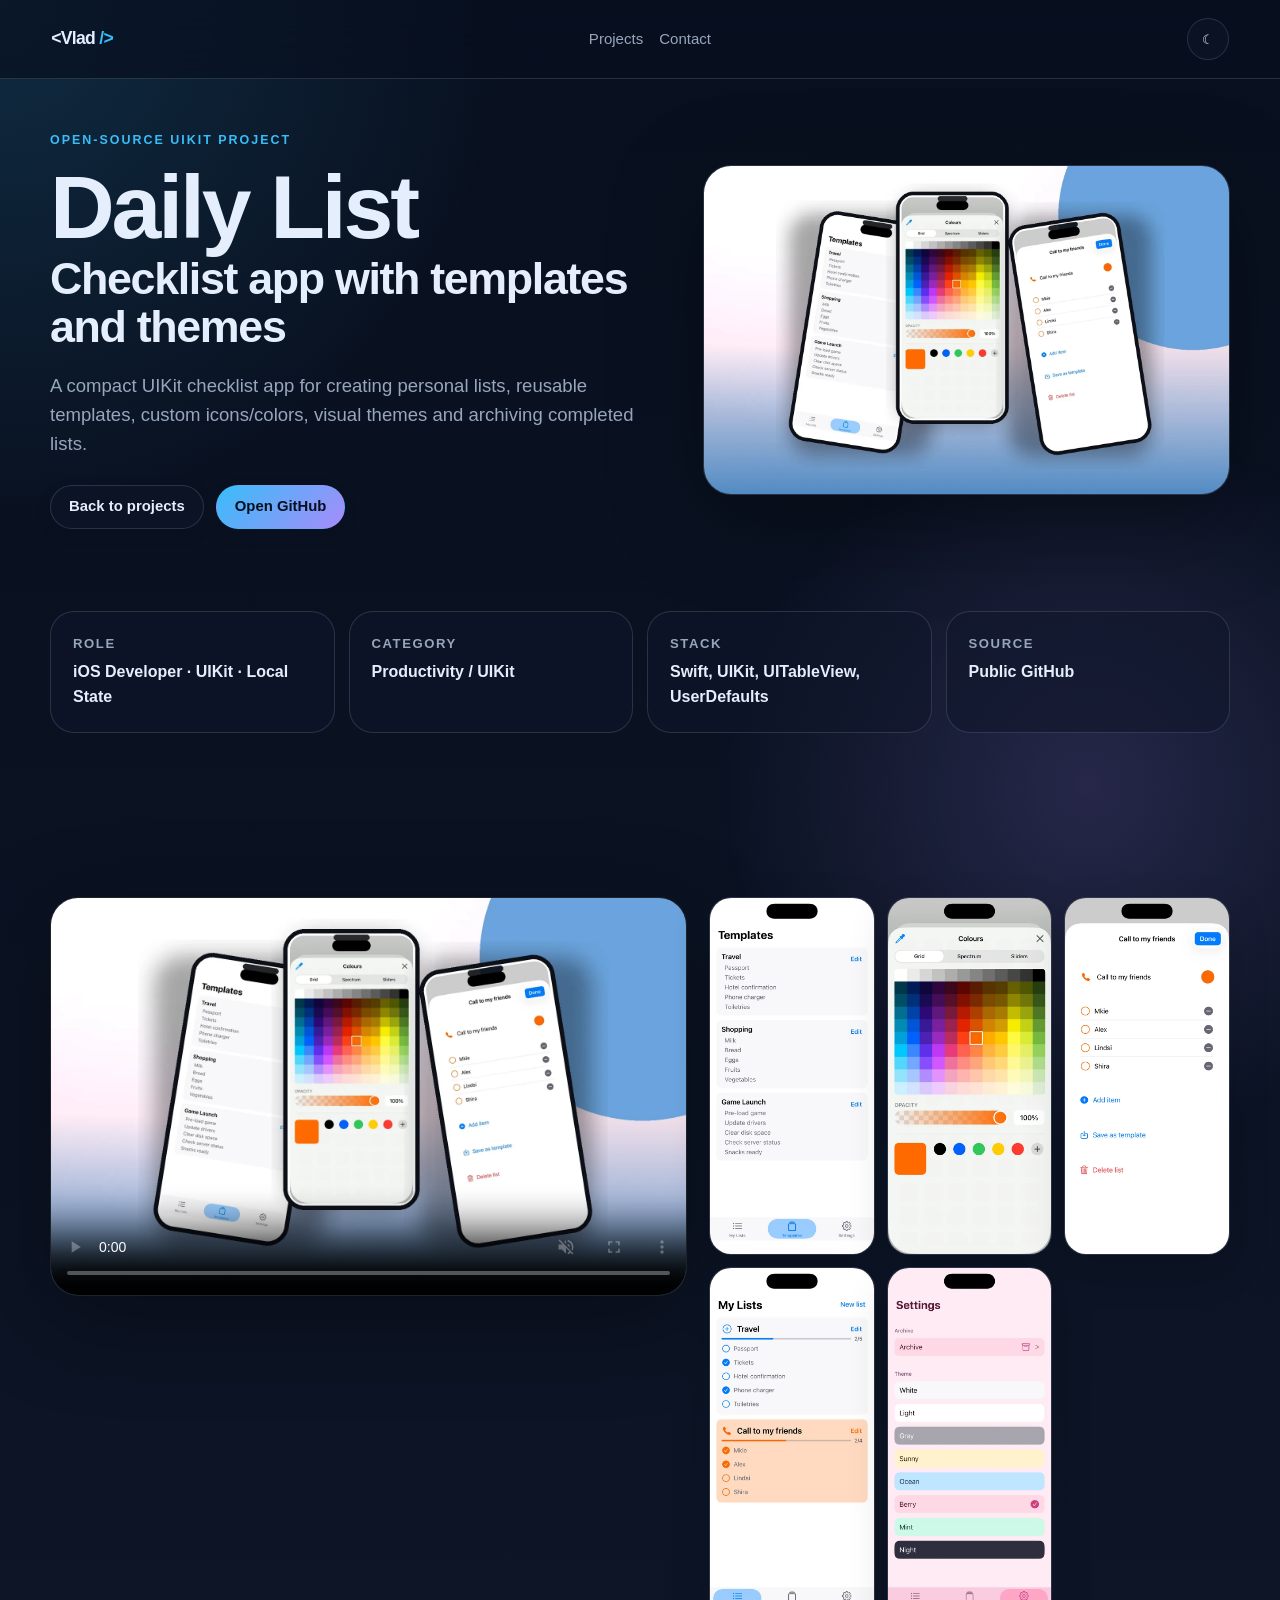
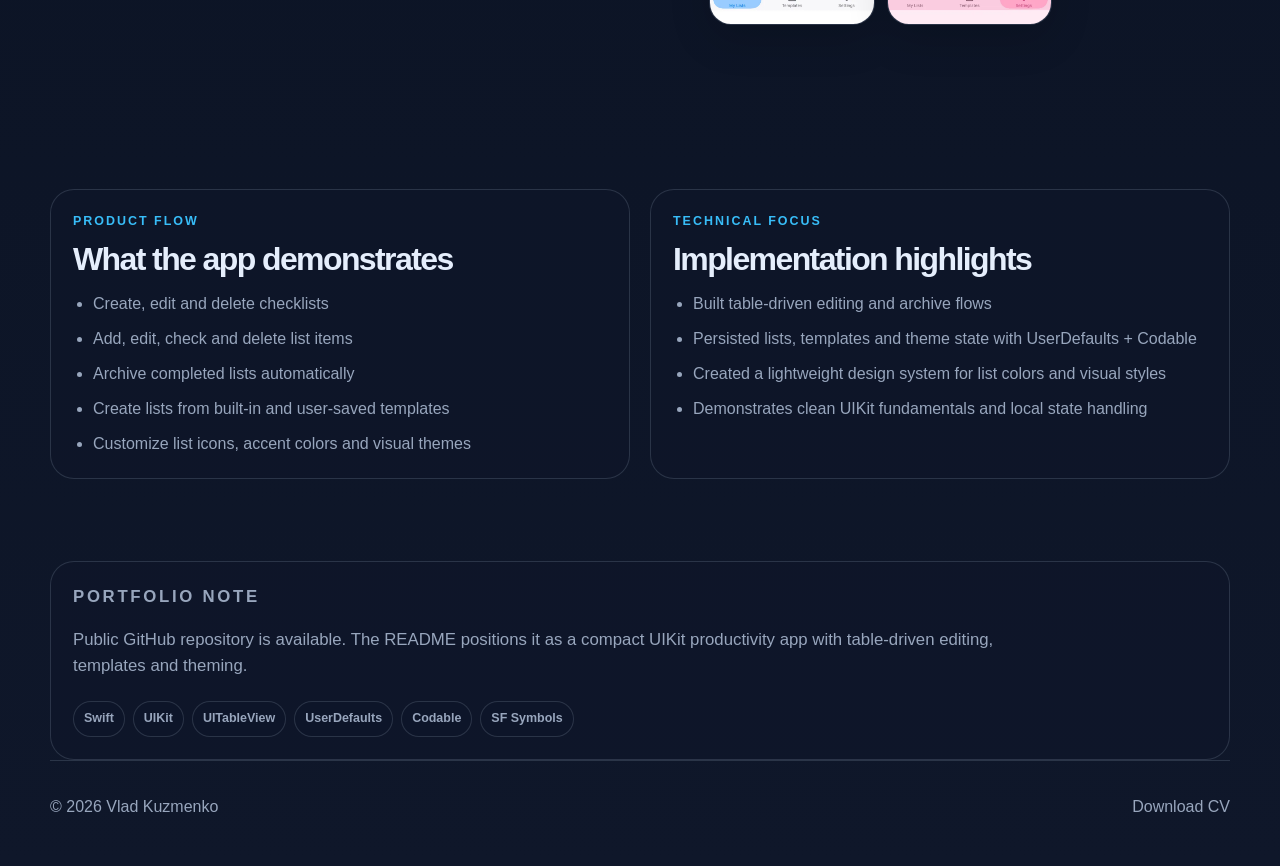
<file: projects/daily-list-app.html>
<!doctype html>
<html lang="en">
<head>
  <meta charset="utf-8" />
  <meta name="viewport" content="width=device-width, initial-scale=1" />
  <title>Daily List — Vlad Kuzmenko</title>
  <meta name="description" content="A compact UIKit checklist app for creating personal lists, reusable templates, custom icons/colors, visual themes and archiving completed lists." />
  <meta name="theme-color" content="#0f172a" />
  <meta property="og:title" content="Daily List — iOS Case Study" />
  <meta property="og:description" content="A compact UIKit checklist app for creating personal lists, reusable templates, custom icons/colors, visual themes and archiving completed lists." />
  <meta property="og:image" content="../assets/projects/daily-list-app/cover.webp" />
  <link rel="icon" href="../assets/img/favicon.svg" type="image/svg+xml" />
  <link rel="stylesheet" href="../style.css" />
</head>
<body class="case-page">
  <div class="page-glow" aria-hidden="true"></div>
  <header class="site-header case-header"><a class="brand" href="../index.html">&lt;Vlad <span>/&gt;</span></a><nav class="nav"><a href="../index.html#projects">Projects</a><a href="../index.html#contact">Contact</a></nav><button class="theme-toggle" type="button" aria-label="Toggle color theme">☾</button></header>
  <main>
    <section class="section-shell case-hero">
      <div class="case-title">
        <p class="eyebrow">Open-source UIKit project</p>
        <h1>Daily List</h1>
        <h2>Checklist app with templates and themes</h2>
        <p class="lead">A compact UIKit checklist app for creating personal lists, reusable templates, custom icons/colors, visual themes and archiving completed lists.</p>
        <div class="hero-actions"><a class="btn" href="../index.html#projects">Back to projects</a><a class="btn primary" href="https://github.com/moooove08/daily-list-app" target="_blank" rel="noreferrer">Open GitHub</a></div>
      </div>
      <img class="case-cover" src="../assets/projects/daily-list-app/cover.webp" alt="Daily List cover" />
    </section>

    <section class="section-shell case-meta">
      <article><span>Role</span><strong>iOS Developer · UIKit · Local State</strong></article>
      <article><span>Category</span><strong>Productivity / UIKit</strong></article>
      <article><span>Stack</span><strong>Swift, UIKit, UITableView, UserDefaults</strong></article>
      <article><span>Source</span><strong>Public GitHub</strong></article>
    </section>

    <section class="section-shell">
      
      <div class="case-media">
        <div class="video-frame">
          <video src="../assets/projects/daily-list-app/demo.mp4" poster="../assets/projects/daily-list-app/cover.webp" controls playsinline muted preload="metadata"></video>
        </div>
        <div class="screen-row"><button class="screen-shot" data-full="../assets/projects/daily-list-app/screen-1.webp" aria-label="Open screenshot 1"><img src="../assets/projects/daily-list-app/screen-1.webp" alt="Daily List screenshot 1" loading="lazy" /></button><button class="screen-shot" data-full="../assets/projects/daily-list-app/screen-2.webp" aria-label="Open screenshot 2"><img src="../assets/projects/daily-list-app/screen-2.webp" alt="Daily List screenshot 2" loading="lazy" /></button><button class="screen-shot" data-full="../assets/projects/daily-list-app/screen-3.webp" aria-label="Open screenshot 3"><img src="../assets/projects/daily-list-app/screen-3.webp" alt="Daily List screenshot 3" loading="lazy" /></button><button class="screen-shot" data-full="../assets/projects/daily-list-app/screen-4.webp" aria-label="Open screenshot 4"><img src="../assets/projects/daily-list-app/screen-4.webp" alt="Daily List screenshot 4" loading="lazy" /></button><button class="screen-shot" data-full="../assets/projects/daily-list-app/screen-5.webp" aria-label="Open screenshot 5"><img src="../assets/projects/daily-list-app/screen-5.webp" alt="Daily List screenshot 5" loading="lazy" /></button></div>
      </div>
    </section>

    <section class="section-shell case-content-grid">
      <article class="case-block"><p class="eyebrow">Product flow</p><h2>What the app demonstrates</h2><ul><li>Create, edit and delete checklists</li><li>Add, edit, check and delete list items</li><li>Archive completed lists automatically</li><li>Create lists from built-in and user-saved templates</li><li>Customize list icons, accent colors and visual themes</li></ul></article>
      <article class="case-block"><p class="eyebrow">Technical focus</p><h2>Implementation highlights</h2><ul><li>Built table-driven editing and archive flows</li><li>Persisted lists, templates and theme state with UserDefaults + Codable</li><li>Created a lightweight design system for list colors and visual styles</li><li>Demonstrates clean UIKit fundamentals and local state handling</li></ul></article>
    </section>

    <section class="section-shell note-card">
      <p class="eyebrow">Portfolio note</p>
      <p>Public GitHub repository is available. The README positions it as a compact UIKit productivity app with table-driven editing, templates and theming.</p>
      <div class="tags"><span>Swift</span><span>UIKit</span><span>UITableView</span><span>UserDefaults</span><span>Codable</span><span>SF Symbols</span></div>
    </section>
  </main>
  <footer class="site-footer"><span>© <span id="year"></span> Vlad Kuzmenko</span><span><a href="../assets/cv/Vlad_Kuzmenko_iOS_Developer_CV.pdf" target="_blank" rel="noreferrer">Download CV</a></span></footer>
  <div class="lightbox" aria-hidden="true"><button aria-label="Close screenshot">×</button><img alt="Project screenshot enlarged" /></div>
  <script src="../script.js"></script>
</body>
</html>
</file>
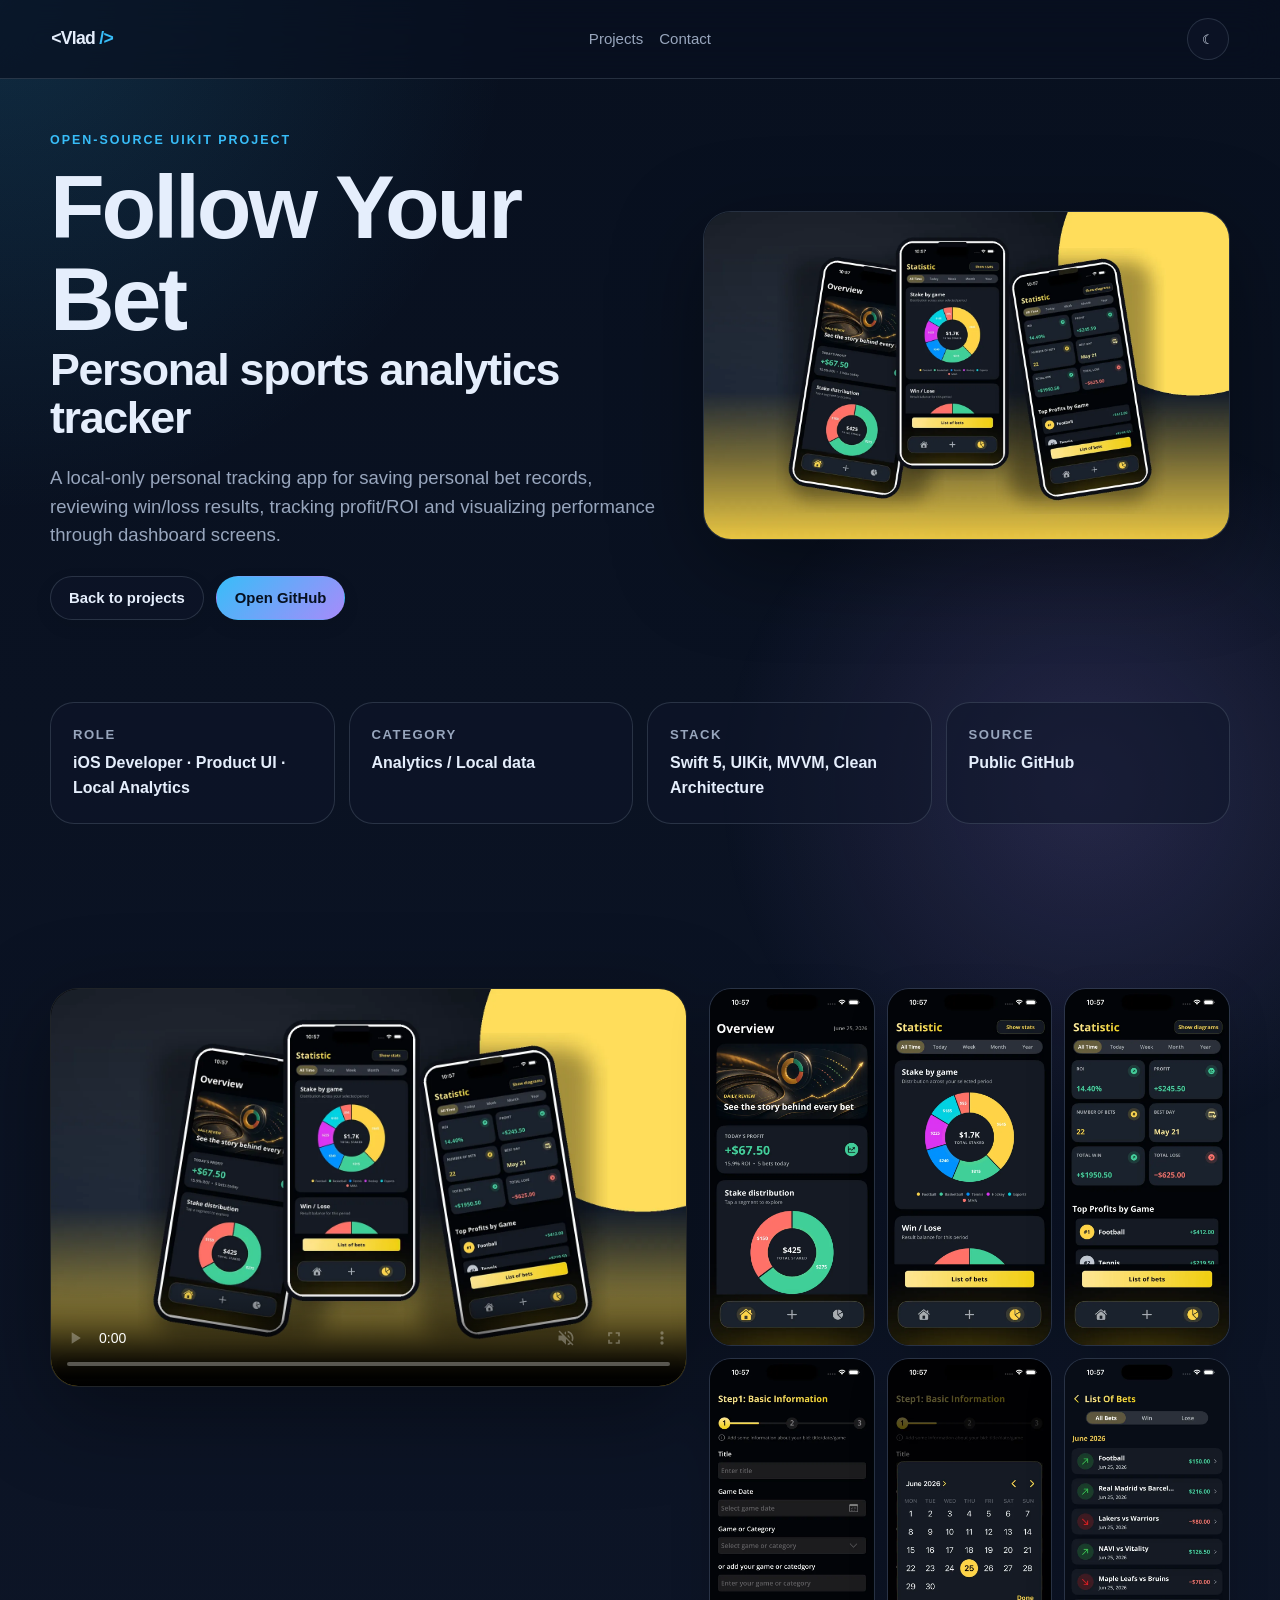
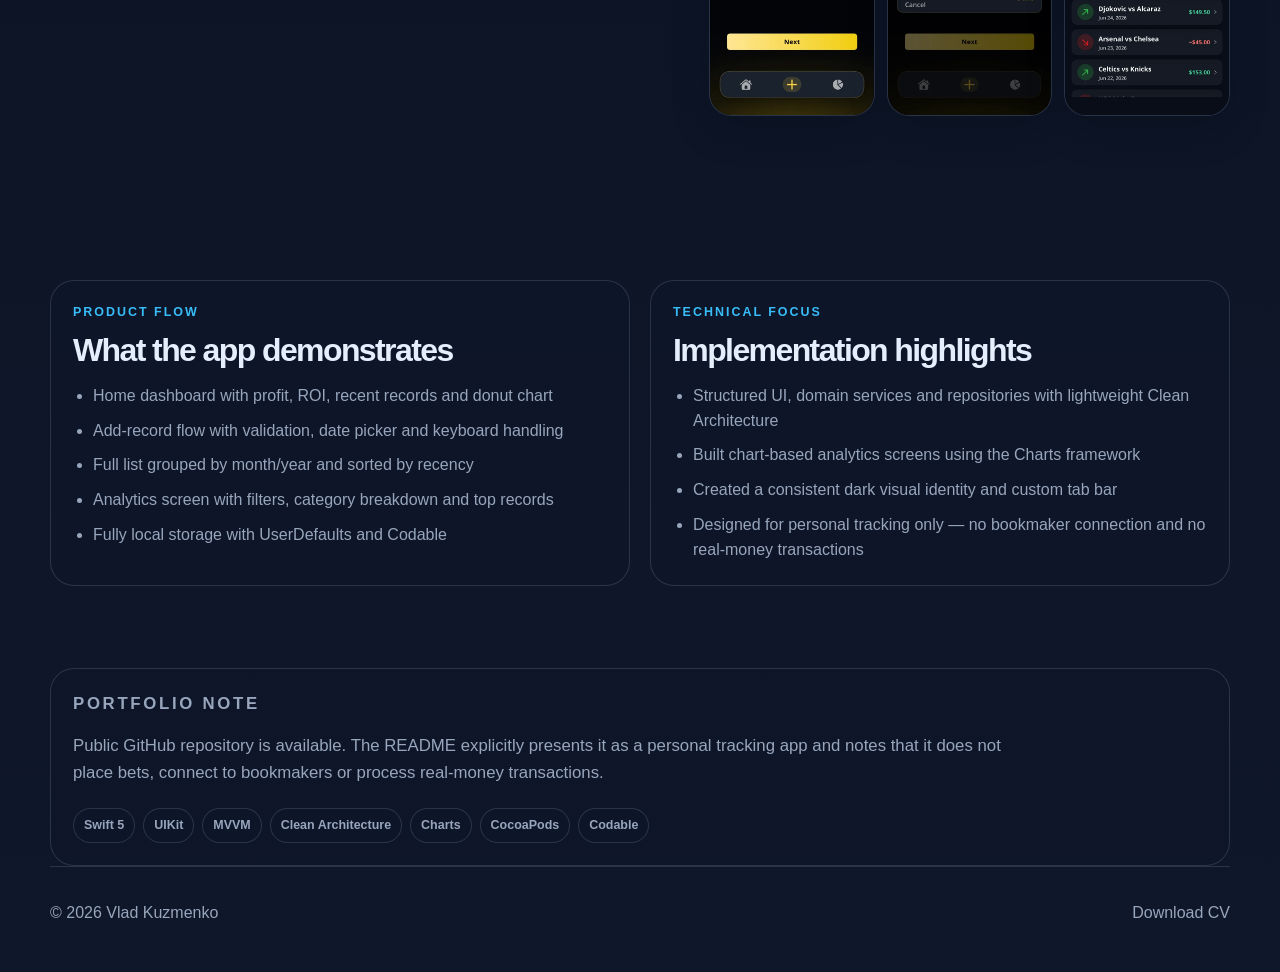
<file: projects/follow-your-bet.html>
<!doctype html>
<html lang="en">
<head>
  <meta charset="utf-8" />
  <meta name="viewport" content="width=device-width, initial-scale=1" />
  <title>Follow Your Bet — Vlad Kuzmenko</title>
  <meta name="description" content="A local-only personal tracking app for saving personal bet records, reviewing win/loss results, tracking profit/ROI and visualizing performance through dashboard screens." />
  <meta name="theme-color" content="#0f172a" />
  <meta property="og:title" content="Follow Your Bet — iOS Case Study" />
  <meta property="og:description" content="A local-only personal tracking app for saving personal bet records, reviewing win/loss results, tracking profit/ROI and visualizing performance through dashboard screens." />
  <meta property="og:image" content="../assets/projects/follow-your-bet/cover.webp" />
  <link rel="icon" href="../assets/img/favicon.svg" type="image/svg+xml" />
  <link rel="stylesheet" href="../style.css" />
</head>
<body class="case-page">
  <div class="page-glow" aria-hidden="true"></div>
  <header class="site-header case-header"><a class="brand" href="../index.html">&lt;Vlad <span>/&gt;</span></a><nav class="nav"><a href="../index.html#projects">Projects</a><a href="../index.html#contact">Contact</a></nav><button class="theme-toggle" type="button" aria-label="Toggle color theme">☾</button></header>
  <main>
    <section class="section-shell case-hero">
      <div class="case-title">
        <p class="eyebrow">Open-source UIKit project</p>
        <h1>Follow Your Bet</h1>
        <h2>Personal sports analytics tracker</h2>
        <p class="lead">A local-only personal tracking app for saving personal bet records, reviewing win/loss results, tracking profit/ROI and visualizing performance through dashboard screens.</p>
        <div class="hero-actions"><a class="btn" href="../index.html#projects">Back to projects</a><a class="btn primary" href="https://github.com/moooove08/follow-your-bet-app" target="_blank" rel="noreferrer">Open GitHub</a></div>
      </div>
      <img class="case-cover" src="../assets/projects/follow-your-bet/cover.webp" alt="Follow Your Bet cover" />
    </section>

    <section class="section-shell case-meta">
      <article><span>Role</span><strong>iOS Developer · Product UI · Local Analytics</strong></article>
      <article><span>Category</span><strong>Analytics / Local data</strong></article>
      <article><span>Stack</span><strong>Swift 5, UIKit, MVVM, Clean Architecture</strong></article>
      <article><span>Source</span><strong>Public GitHub</strong></article>
    </section>

    <section class="section-shell">
      
      <div class="case-media">
        <div class="video-frame">
          <video src="../assets/projects/follow-your-bet/demo.mp4" poster="../assets/projects/follow-your-bet/cover.webp" controls playsinline muted preload="metadata"></video>
        </div>
        <div class="screen-row"><button class="screen-shot" data-full="../assets/projects/follow-your-bet/screen-1.webp" aria-label="Open screenshot 1"><img src="../assets/projects/follow-your-bet/screen-1.webp" alt="Follow Your Bet screenshot 1" loading="lazy" /></button><button class="screen-shot" data-full="../assets/projects/follow-your-bet/screen-2.webp" aria-label="Open screenshot 2"><img src="../assets/projects/follow-your-bet/screen-2.webp" alt="Follow Your Bet screenshot 2" loading="lazy" /></button><button class="screen-shot" data-full="../assets/projects/follow-your-bet/screen-3.webp" aria-label="Open screenshot 3"><img src="../assets/projects/follow-your-bet/screen-3.webp" alt="Follow Your Bet screenshot 3" loading="lazy" /></button><button class="screen-shot" data-full="../assets/projects/follow-your-bet/screen-4.webp" aria-label="Open screenshot 4"><img src="../assets/projects/follow-your-bet/screen-4.webp" alt="Follow Your Bet screenshot 4" loading="lazy" /></button><button class="screen-shot" data-full="../assets/projects/follow-your-bet/screen-5.webp" aria-label="Open screenshot 5"><img src="../assets/projects/follow-your-bet/screen-5.webp" alt="Follow Your Bet screenshot 5" loading="lazy" /></button><button class="screen-shot" data-full="../assets/projects/follow-your-bet/screen-6.webp" aria-label="Open screenshot 6"><img src="../assets/projects/follow-your-bet/screen-6.webp" alt="Follow Your Bet screenshot 6" loading="lazy" /></button></div>
      </div>
    </section>

    <section class="section-shell case-content-grid">
      <article class="case-block"><p class="eyebrow">Product flow</p><h2>What the app demonstrates</h2><ul><li>Home dashboard with profit, ROI, recent records and donut chart</li><li>Add-record flow with validation, date picker and keyboard handling</li><li>Full list grouped by month/year and sorted by recency</li><li>Analytics screen with filters, category breakdown and top records</li><li>Fully local storage with UserDefaults and Codable</li></ul></article>
      <article class="case-block"><p class="eyebrow">Technical focus</p><h2>Implementation highlights</h2><ul><li>Structured UI, domain services and repositories with lightweight Clean Architecture</li><li>Built chart-based analytics screens using the Charts framework</li><li>Created a consistent dark visual identity and custom tab bar</li><li>Designed for personal tracking only — no bookmaker connection and no real-money transactions</li></ul></article>
    </section>

    <section class="section-shell note-card">
      <p class="eyebrow">Portfolio note</p>
      <p>Public GitHub repository is available. The README explicitly presents it as a personal tracking app and notes that it does not place bets, connect to bookmakers or process real-money transactions.</p>
      <div class="tags"><span>Swift 5</span><span>UIKit</span><span>MVVM</span><span>Clean Architecture</span><span>Charts</span><span>CocoaPods</span><span>Codable</span></div>
    </section>
  </main>
  <footer class="site-footer"><span>© <span id="year"></span> Vlad Kuzmenko</span><span><a href="../assets/cv/Vlad_Kuzmenko_iOS_Developer_CV.pdf" target="_blank" rel="noreferrer">Download CV</a></span></footer>
  <div class="lightbox" aria-hidden="true"><button aria-label="Close screenshot">×</button><img alt="Project screenshot enlarged" /></div>
  <script src="../script.js"></script>
</body>
</html>
</file>
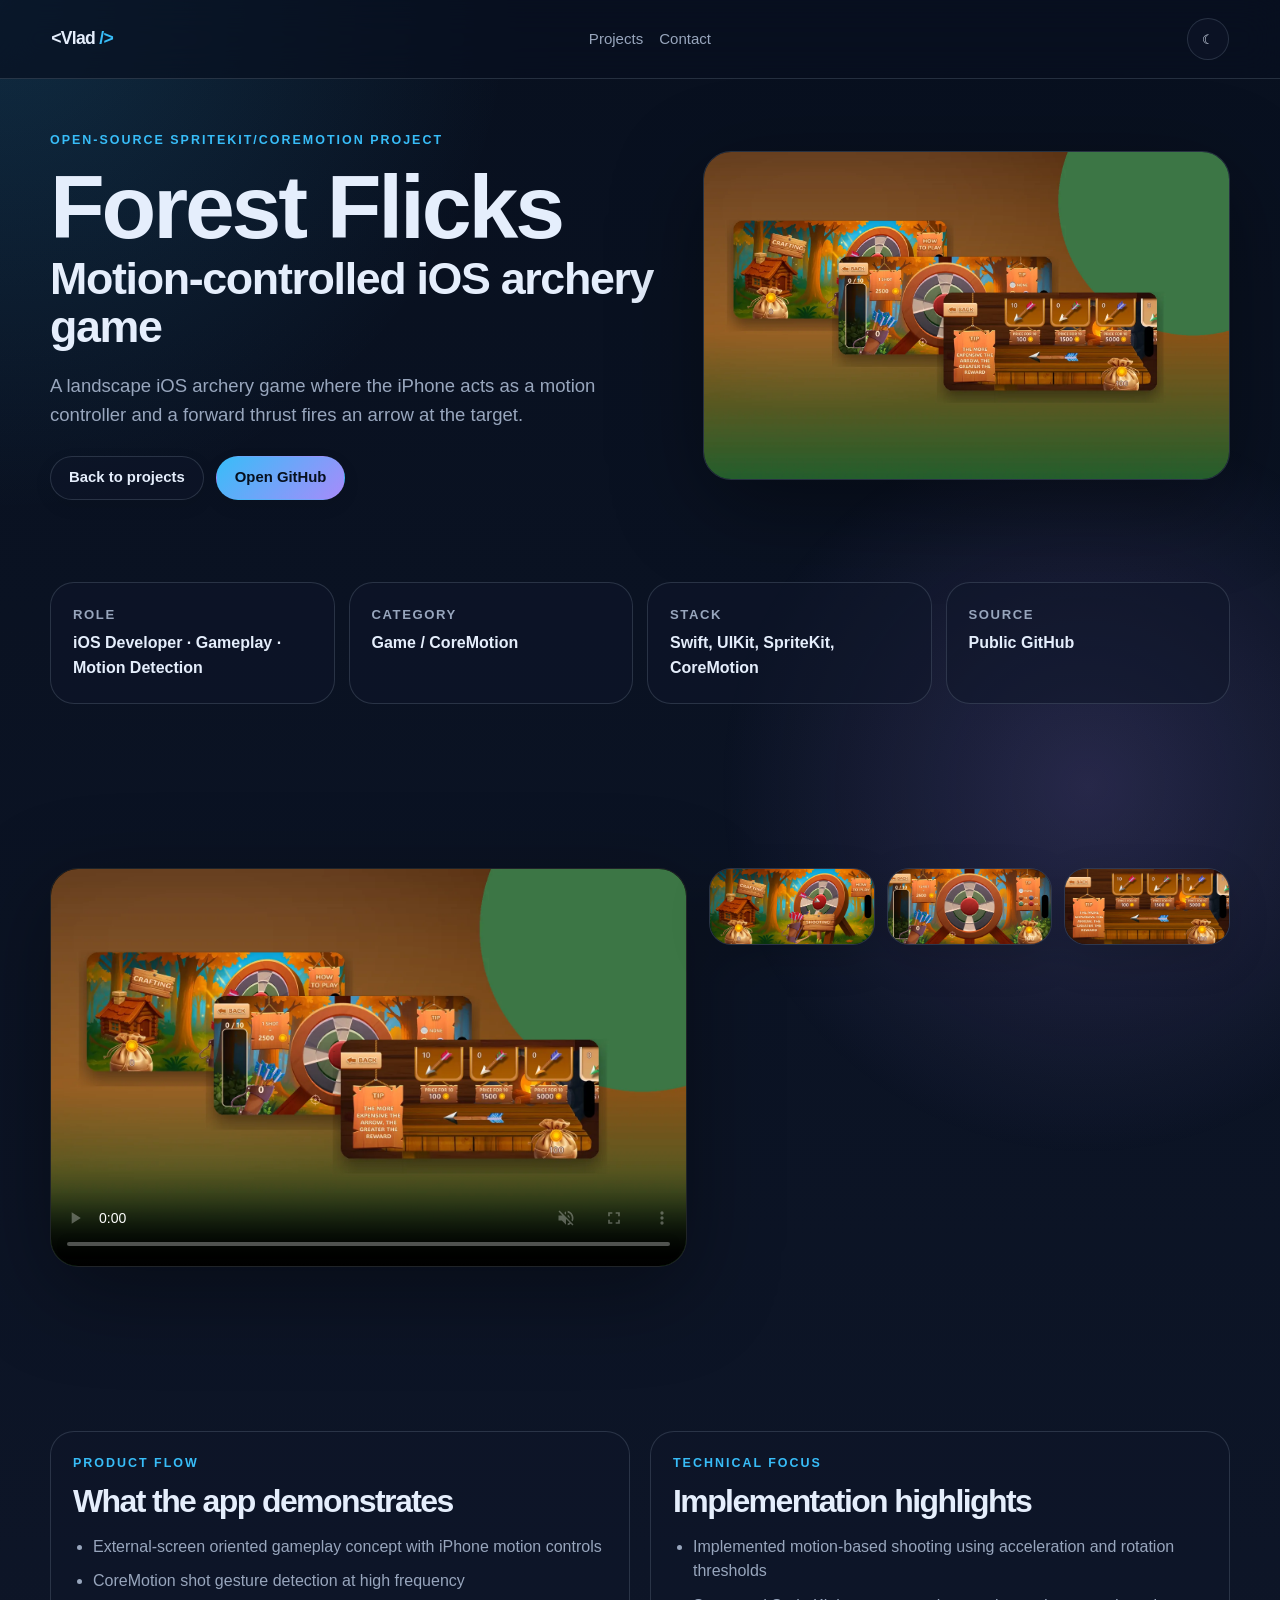
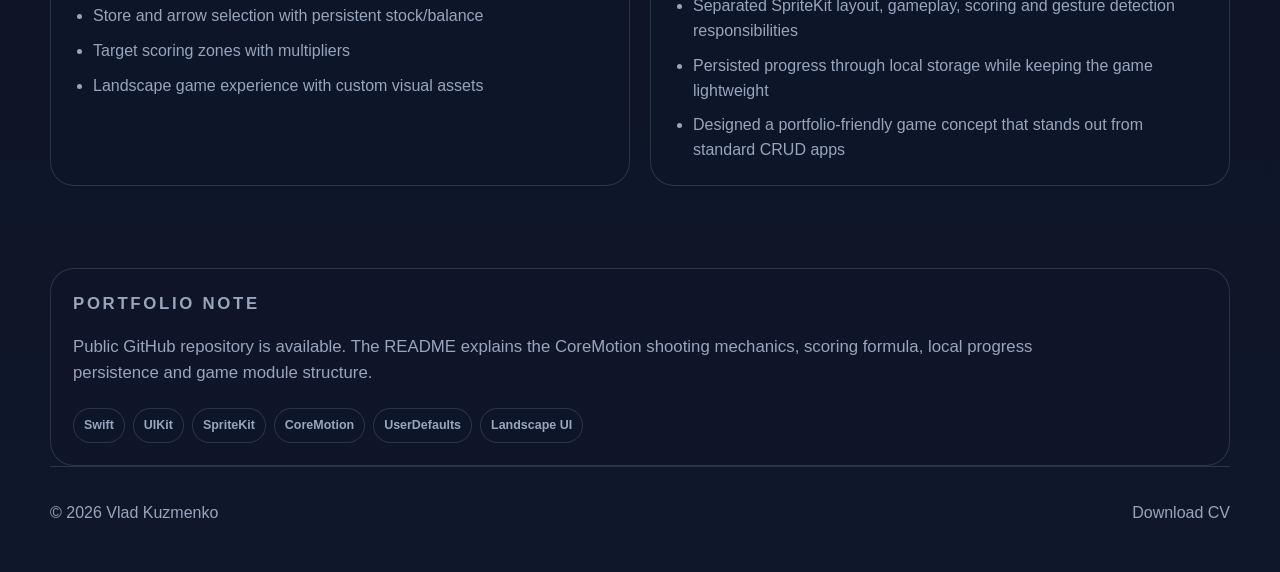
<file: projects/forest-flicks.html>
<!doctype html>
<html lang="en">
<head>
  <meta charset="utf-8" />
  <meta name="viewport" content="width=device-width, initial-scale=1" />
  <title>Forest Flicks — Vlad Kuzmenko</title>
  <meta name="description" content="A landscape iOS archery game where the iPhone acts as a motion controller and a forward thrust fires an arrow at the target." />
  <meta name="theme-color" content="#0f172a" />
  <meta property="og:title" content="Forest Flicks — iOS Case Study" />
  <meta property="og:description" content="A landscape iOS archery game where the iPhone acts as a motion controller and a forward thrust fires an arrow at the target." />
  <meta property="og:image" content="../assets/projects/forest-flicks/cover.webp" />
  <link rel="icon" href="../assets/img/favicon.svg" type="image/svg+xml" />
  <link rel="stylesheet" href="../style.css" />
</head>
<body class="case-page">
  <div class="page-glow" aria-hidden="true"></div>
  <header class="site-header case-header"><a class="brand" href="../index.html">&lt;Vlad <span>/&gt;</span></a><nav class="nav"><a href="../index.html#projects">Projects</a><a href="../index.html#contact">Contact</a></nav><button class="theme-toggle" type="button" aria-label="Toggle color theme">☾</button></header>
  <main>
    <section class="section-shell case-hero">
      <div class="case-title">
        <p class="eyebrow">Open-source SpriteKit/CoreMotion project</p>
        <h1>Forest Flicks</h1>
        <h2>Motion-controlled iOS archery game</h2>
        <p class="lead">A landscape iOS archery game where the iPhone acts as a motion controller and a forward thrust fires an arrow at the target.</p>
        <div class="hero-actions"><a class="btn" href="../index.html#projects">Back to projects</a><a class="btn primary" href="https://github.com/moooove08/ForestTarget" target="_blank" rel="noreferrer">Open GitHub</a></div>
      </div>
      <img class="case-cover" src="../assets/projects/forest-flicks/cover.webp" alt="Forest Flicks cover" />
    </section>

    <section class="section-shell case-meta">
      <article><span>Role</span><strong>iOS Developer · Gameplay · Motion Detection</strong></article>
      <article><span>Category</span><strong>Game / CoreMotion</strong></article>
      <article><span>Stack</span><strong>Swift, UIKit, SpriteKit, CoreMotion</strong></article>
      <article><span>Source</span><strong>Public GitHub</strong></article>
    </section>

    <section class="section-shell">
      
      <div class="case-media">
        <div class="video-frame">
          <video src="../assets/projects/forest-flicks/demo.mp4" poster="../assets/projects/forest-flicks/cover.webp" controls playsinline muted preload="metadata"></video>
        </div>
        <div class="screen-row"><button class="screen-shot" data-full="../assets/projects/forest-flicks/screen-1.webp" aria-label="Open screenshot 1"><img src="../assets/projects/forest-flicks/screen-1.webp" alt="Forest Flicks screenshot 1" loading="lazy" /></button><button class="screen-shot" data-full="../assets/projects/forest-flicks/screen-2.webp" aria-label="Open screenshot 2"><img src="../assets/projects/forest-flicks/screen-2.webp" alt="Forest Flicks screenshot 2" loading="lazy" /></button><button class="screen-shot" data-full="../assets/projects/forest-flicks/screen-3.webp" aria-label="Open screenshot 3"><img src="../assets/projects/forest-flicks/screen-3.webp" alt="Forest Flicks screenshot 3" loading="lazy" /></button></div>
      </div>
    </section>

    <section class="section-shell case-content-grid">
      <article class="case-block"><p class="eyebrow">Product flow</p><h2>What the app demonstrates</h2><ul><li>External-screen oriented gameplay concept with iPhone motion controls</li><li>CoreMotion shot gesture detection at high frequency</li><li>Store and arrow selection with persistent stock/balance</li><li>Target scoring zones with multipliers</li><li>Landscape game experience with custom visual assets</li></ul></article>
      <article class="case-block"><p class="eyebrow">Technical focus</p><h2>Implementation highlights</h2><ul><li>Implemented motion-based shooting using acceleration and rotation thresholds</li><li>Separated SpriteKit layout, gameplay, scoring and gesture detection responsibilities</li><li>Persisted progress through local storage while keeping the game lightweight</li><li>Designed a portfolio-friendly game concept that stands out from standard CRUD apps</li></ul></article>
    </section>

    <section class="section-shell note-card">
      <p class="eyebrow">Portfolio note</p>
      <p>Public GitHub repository is available. The README explains the CoreMotion shooting mechanics, scoring formula, local progress persistence and game module structure.</p>
      <div class="tags"><span>Swift</span><span>UIKit</span><span>SpriteKit</span><span>CoreMotion</span><span>UserDefaults</span><span>Landscape UI</span></div>
    </section>
  </main>
  <footer class="site-footer"><span>© <span id="year"></span> Vlad Kuzmenko</span><span><a href="../assets/cv/Vlad_Kuzmenko_iOS_Developer_CV.pdf" target="_blank" rel="noreferrer">Download CV</a></span></footer>
  <div class="lightbox" aria-hidden="true"><button aria-label="Close screenshot">×</button><img alt="Project screenshot enlarged" /></div>
  <script src="../script.js"></script>
</body>
</html>
</file>
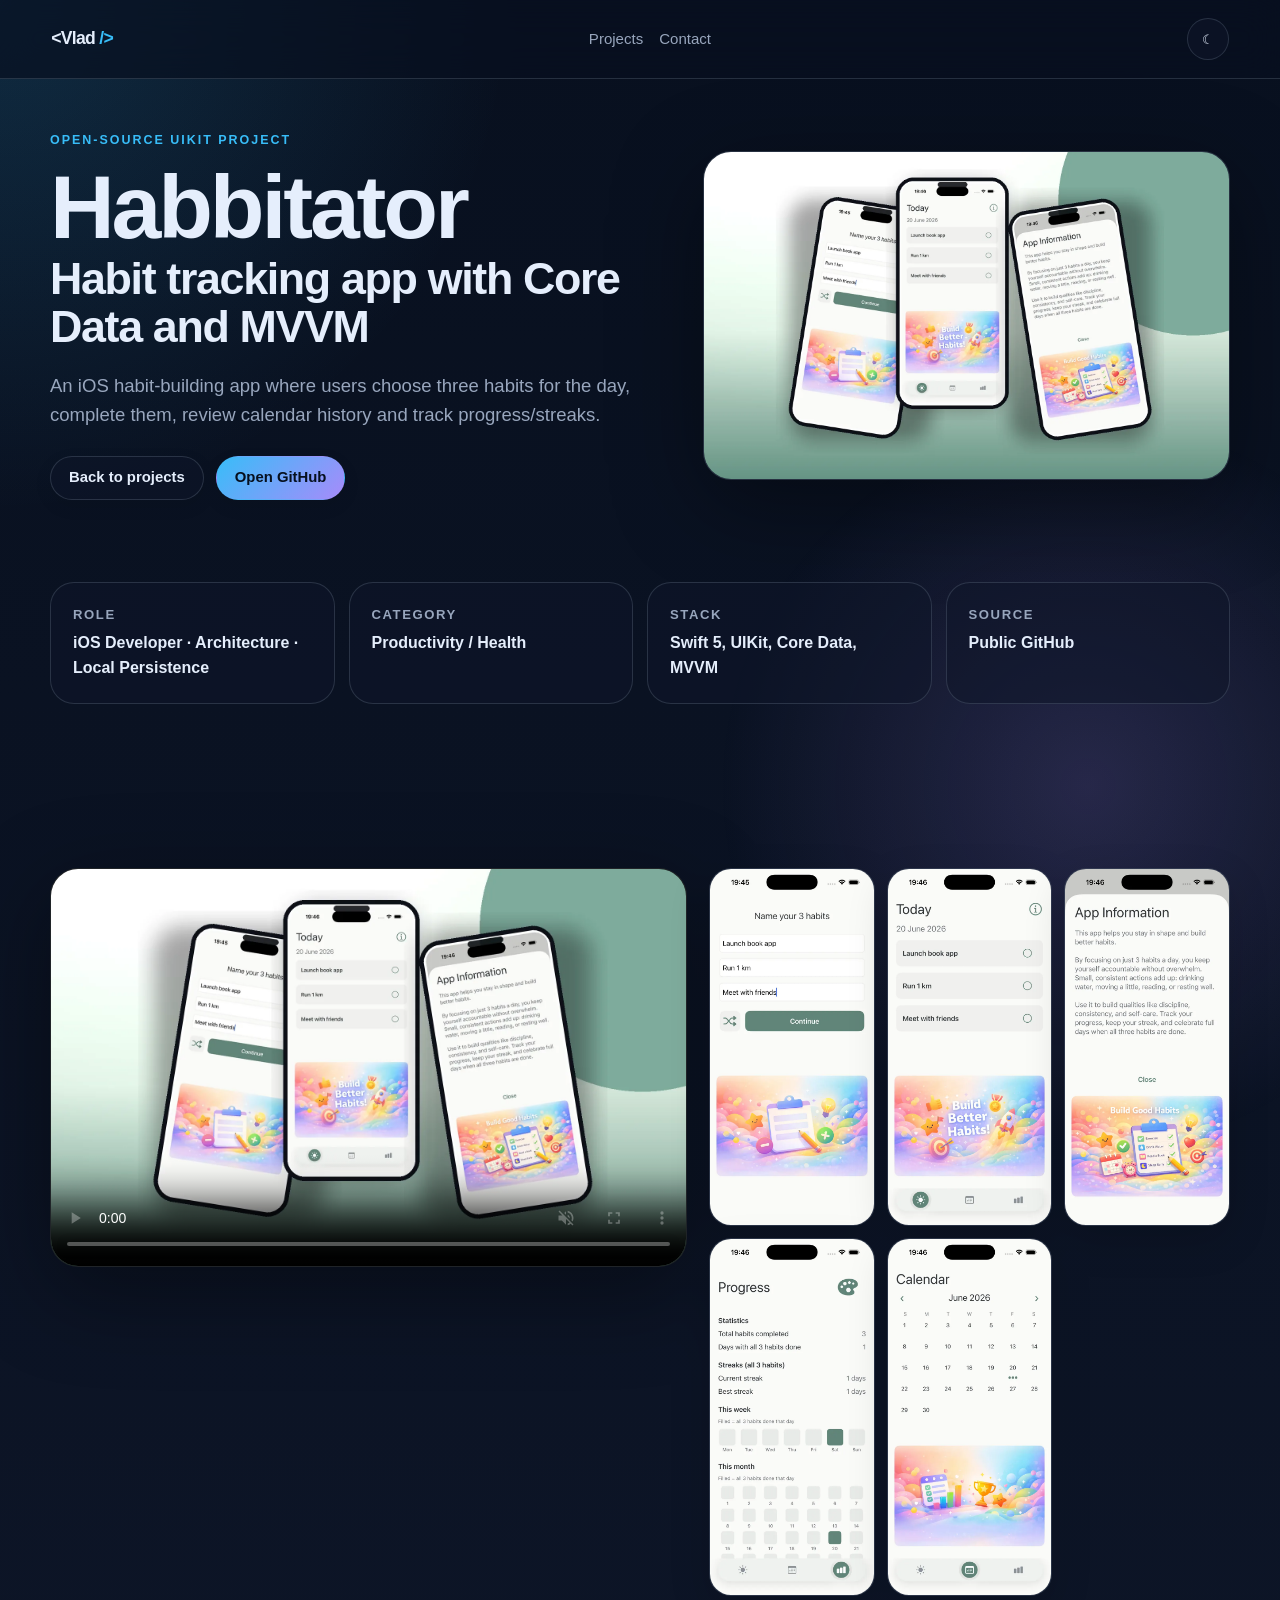
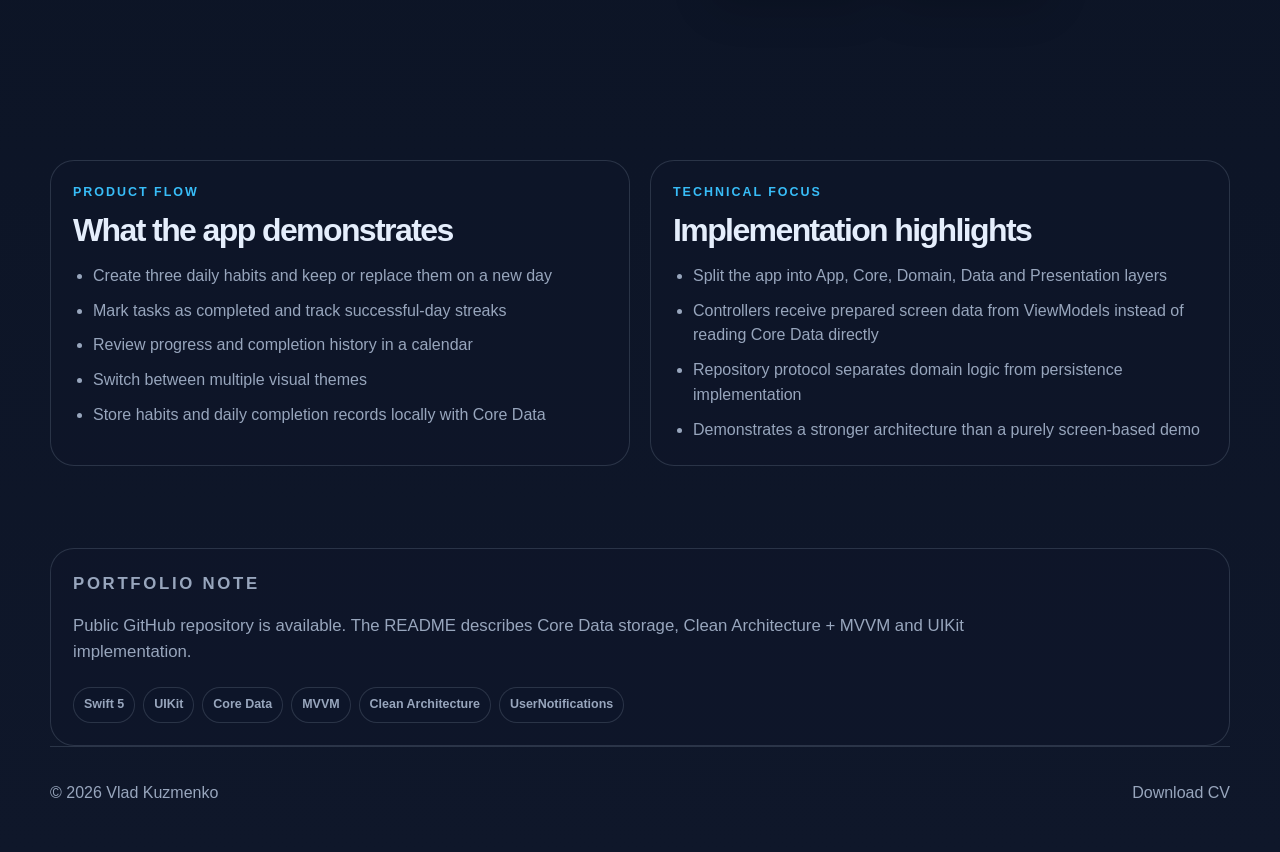
<file: projects/habbitator.html>
<!doctype html>
<html lang="en">
<head>
  <meta charset="utf-8" />
  <meta name="viewport" content="width=device-width, initial-scale=1" />
  <title>Habbitator — Vlad Kuzmenko</title>
  <meta name="description" content="An iOS habit-building app where users choose three habits for the day, complete them, review calendar history and track progress/streaks." />
  <meta name="theme-color" content="#0f172a" />
  <meta property="og:title" content="Habbitator — iOS Case Study" />
  <meta property="og:description" content="An iOS habit-building app where users choose three habits for the day, complete them, review calendar history and track progress/streaks." />
  <meta property="og:image" content="../assets/projects/habbitator/cover.webp" />
  <link rel="icon" href="../assets/img/favicon.svg" type="image/svg+xml" />
  <link rel="stylesheet" href="../style.css" />
</head>
<body class="case-page">
  <div class="page-glow" aria-hidden="true"></div>
  <header class="site-header case-header"><a class="brand" href="../index.html">&lt;Vlad <span>/&gt;</span></a><nav class="nav"><a href="../index.html#projects">Projects</a><a href="../index.html#contact">Contact</a></nav><button class="theme-toggle" type="button" aria-label="Toggle color theme">☾</button></header>
  <main>
    <section class="section-shell case-hero">
      <div class="case-title">
        <p class="eyebrow">Open-source UIKit project</p>
        <h1>Habbitator</h1>
        <h2>Habit tracking app with Core Data and MVVM</h2>
        <p class="lead">An iOS habit-building app where users choose three habits for the day, complete them, review calendar history and track progress/streaks.</p>
        <div class="hero-actions"><a class="btn" href="../index.html#projects">Back to projects</a><a class="btn primary" href="https://github.com/moooove08/daily-habbit-app" target="_blank" rel="noreferrer">Open GitHub</a></div>
      </div>
      <img class="case-cover" src="../assets/projects/habbitator/cover.webp" alt="Habbitator cover" />
    </section>

    <section class="section-shell case-meta">
      <article><span>Role</span><strong>iOS Developer · Architecture · Local Persistence</strong></article>
      <article><span>Category</span><strong>Productivity / Health</strong></article>
      <article><span>Stack</span><strong>Swift 5, UIKit, Core Data, MVVM</strong></article>
      <article><span>Source</span><strong>Public GitHub</strong></article>
    </section>

    <section class="section-shell">
      
      <div class="case-media">
        <div class="video-frame">
          <video src="../assets/projects/habbitator/demo.mp4" poster="../assets/projects/habbitator/cover.webp" controls playsinline muted preload="metadata"></video>
        </div>
        <div class="screen-row"><button class="screen-shot" data-full="../assets/projects/habbitator/screen-1.webp" aria-label="Open screenshot 1"><img src="../assets/projects/habbitator/screen-1.webp" alt="Habbitator screenshot 1" loading="lazy" /></button><button class="screen-shot" data-full="../assets/projects/habbitator/screen-2.webp" aria-label="Open screenshot 2"><img src="../assets/projects/habbitator/screen-2.webp" alt="Habbitator screenshot 2" loading="lazy" /></button><button class="screen-shot" data-full="../assets/projects/habbitator/screen-3.webp" aria-label="Open screenshot 3"><img src="../assets/projects/habbitator/screen-3.webp" alt="Habbitator screenshot 3" loading="lazy" /></button><button class="screen-shot" data-full="../assets/projects/habbitator/screen-4.webp" aria-label="Open screenshot 4"><img src="../assets/projects/habbitator/screen-4.webp" alt="Habbitator screenshot 4" loading="lazy" /></button><button class="screen-shot" data-full="../assets/projects/habbitator/screen-5.webp" aria-label="Open screenshot 5"><img src="../assets/projects/habbitator/screen-5.webp" alt="Habbitator screenshot 5" loading="lazy" /></button></div>
      </div>
    </section>

    <section class="section-shell case-content-grid">
      <article class="case-block"><p class="eyebrow">Product flow</p><h2>What the app demonstrates</h2><ul><li>Create three daily habits and keep or replace them on a new day</li><li>Mark tasks as completed and track successful-day streaks</li><li>Review progress and completion history in a calendar</li><li>Switch between multiple visual themes</li><li>Store habits and daily completion records locally with Core Data</li></ul></article>
      <article class="case-block"><p class="eyebrow">Technical focus</p><h2>Implementation highlights</h2><ul><li>Split the app into App, Core, Domain, Data and Presentation layers</li><li>Controllers receive prepared screen data from ViewModels instead of reading Core Data directly</li><li>Repository protocol separates domain logic from persistence implementation</li><li>Demonstrates a stronger architecture than a purely screen-based demo</li></ul></article>
    </section>

    <section class="section-shell note-card">
      <p class="eyebrow">Portfolio note</p>
      <p>Public GitHub repository is available. The README describes Core Data storage, Clean Architecture + MVVM and UIKit implementation.</p>
      <div class="tags"><span>Swift 5</span><span>UIKit</span><span>Core Data</span><span>MVVM</span><span>Clean Architecture</span><span>UserNotifications</span></div>
    </section>
  </main>
  <footer class="site-footer"><span>© <span id="year"></span> Vlad Kuzmenko</span><span><a href="../assets/cv/Vlad_Kuzmenko_iOS_Developer_CV.pdf" target="_blank" rel="noreferrer">Download CV</a></span></footer>
  <div class="lightbox" aria-hidden="true"><button aria-label="Close screenshot">×</button><img alt="Project screenshot enlarged" /></div>
  <script src="../script.js"></script>
</body>
</html>
</file>
<file: style.css>
:root {
  --bg: #08101f;
  --bg2: #0f172a;
  --card: rgba(15,23,42,.78);
  --card2: rgba(15,23,42,.56);
  --text: #e5eefc;
  --muted: #98a6bd;
  --line: rgba(148,163,184,.22);
  --accent: #38bdf8;
  --accent2: #a78bfa;
  --green: #22c55e;
  --shadow: 0 24px 90px rgba(0,0,0,.38);
  --radius: 28px;
}

:root.light {
  --bg: #f7f9fc;
  --bg2: #eef3fb;
  --card: rgba(255,255,255,.84);
  --card2: rgba(255,255,255,.65);
  --text: #0f172a;
  --muted: #526074;
  --line: rgba(15,23,42,.13);
  --shadow: 0 24px 70px rgba(15,23,42,.12);
}

* {
  box-sizing: border-box;
}

html {
  scroll-behavior: smooth;
}

body {
  margin: 0;
  background: radial-gradient(circle at top left,rgba(56,189,248,.16),transparent 32rem),linear-gradient(180deg,var(--bg),var(--bg2));
  color: var(--text);
  font-family: -apple-system,BlinkMacSystemFont,"SF Pro Display","Segoe UI",Roboto,Arial,sans-serif;
  line-height: 1.55;
  min-height: 100vh;
}

a {
  color: inherit;
  text-decoration: none;
}

img,video {
  max-width: 100%;
  display: block;
}

.page-glow {
  position: fixed;
  inset: auto -15% -30% auto;
  width: 48rem;
  height: 48rem;
  background: radial-gradient(circle,rgba(167,139,250,.18),transparent 68%);
  pointer-events: none;
  z-index: -1;
}

.site-header {
  position: sticky;
  top: 0;
  z-index: 50;
  display: flex;
  align-items: center;
  justify-content: space-between;
  gap: 1rem;
  padding: 18px clamp(18px,4vw,54px);
  backdrop-filter: blur(18px);
  background: rgba(8,16,31,.68);
  border-bottom: 1px solid var(--line);
}

.light .site-header {
  background: rgba(247,249,252,.72);
}

.brand {
  font-weight: 800;
  letter-spacing: -.04em;
  font-size: 1.1rem;
}

.brand span {
  color: var(--accent);
}

.nav {
  display: flex;
  gap: 1rem;
  align-items: center;
}

.nav a {
  font-size: .94rem;
  color: var(--muted);
}

.nav a:hover {
  color: var(--text);
}

.theme-toggle {
  width: 42px;
  height: 42px;
  border-radius: 999px;
  border: 1px solid var(--line);
  background: var(--card2);
  color: var(--text);
  cursor: pointer;
}

.section-shell {
  width: min(1180px,calc(100% - 36px));
  margin: 0 auto;
  padding: 82px 0;
}

.hero {
  display: grid;
  grid-template-columns: minmax(0,1.08fr) 390px;
  gap: 56px;
  align-items: center;
  min-height: auto;
  padding-top: 72px;
  padding-bottom: 72px;
}

.eyebrow {
  margin: 0 0 12px;
  color: var(--accent);
  font-size: .78rem;
  font-weight: 800;
  letter-spacing: .16em;
  text-transform: uppercase;
}

.hero h1,
.case-hero h1 {
  font-family: "SF Pro Text","Segoe UI",Roboto,Arial,sans-serif;
  font-size: clamp(2.7rem,5.7vw,4.8rem);
  font-weight: 820;
  line-height: 1.02;
  margin: 0;
  letter-spacing: -.035em;
  max-width: 820px;
}

.hero h2,
.case-hero h2,
.section-head h2,
.two-column h2,#experience h2,
.skills-section h2,
.contact-card h2 {
  font-family: "SF Pro Text","Segoe UI",Roboto,Arial,sans-serif;
  font-size: clamp(1.65rem,3vw,3rem);
  font-weight: 780;
  line-height: 1.08;
  margin: 0 0 22px;
  letter-spacing: -.03em;
}

.lead {
  font-size: clamp(1.02rem,1.45vw,1.18rem);
  color: var(--muted);
  max-width: 720px;
}

.hero-actions,
.project-actions,
.contact-actions {
  display: flex;
  gap: 12px;
  flex-wrap: wrap;
  align-items: center;
  margin-top: 26px;
}

.btn {
  display: inline-flex;
  align-items: center;
  justify-content: center;
  min-height: 44px;
  padding: 0 18px;
  border-radius: 999px;
  border: 1px solid var(--line);
  background: var(--card2);
  color: var(--text);
  font-weight: 750;
  font-size: .93rem;
  box-shadow: 0 6px 18px rgba(0,0,0,.08);
}

.btn.primary {
  background: linear-gradient(135deg,var(--accent),var(--accent2));
  border-color: transparent;
  color: #06101f;
}

.btn.ghost {
  background: transparent;
}

.btn.disabled {
  color: var(--muted);
  cursor: default;
}

.stack-list,
.tags {
  display: flex;
  flex-wrap: wrap;
  gap: 8px;
  margin-top: 22px;
}

.stack-list span,
.tags span,
.pill {
  border: 1px solid var(--line);
  background: var(--card2);
  border-radius: 999px;
  color: var(--muted);
  font-size: .78rem;
  font-weight: 750;
  padding: 7px 10px;
}

.hero-card {
  border: 1px solid var(--line);
  background: linear-gradient(180deg,var(--card),rgba(15,23,42,.38));
  border-radius: var(--radius);
  box-shadow: var(--shadow);
  overflow: hidden;
}

.hero-card img {
  width: 100%;
  height: 390px;
  object-fit: cover;
  border-radius: var(--radius) var(--radius) 0 0;
}

.card-content {
  display: grid;
  grid-template-columns: auto 1fr;
  gap: 7px 14px;
  padding: 22px;
}

.card-content strong {
  color: var(--text);
}

.card-content span {
  color: var(--muted);
}

.section-head {
  display: flex;
  align-items: end;
  justify-content: space-between;
  gap: 24px;
  margin-bottom: 30px;
}

.section-head h2 {
  max-width: 760px;
}

.section-head p:last-child {
  max-width: 470px;
  color: var(--muted);
  margin: 0;
}

.section-head.compact {
  margin-top: 40px;
}

.projects-grid {
  display: grid;
  grid-template-columns: repeat(2,minmax(0,1fr));
  gap: 22px;
}

.compact-grid {
  grid-template-columns: repeat(2,minmax(0,1fr));
}

.project-card {
  border: 1px solid var(--line);
  background: var(--card);
  border-radius: var(--radius);
  overflow: hidden;
  box-shadow: var(--shadow);
  transition: transform .25s ease,border-color .25s ease;
}

.project-card:hover {
  transform: translateY(-4px);
  border-color: rgba(56,189,248,.5);
}

.cover-wrap {
  display: block;
  overflow: hidden;
  background: #0f172a;
}

.cover {
  width: 100%;
  aspect-ratio: 16/10;
  object-fit: cover;
  transition: transform .35s ease;
}

.project-card:hover .cover {
  transform: scale(1.025);
}

.project-body {
  padding: 24px;
}

.project-top {
  display: flex;
  align-items: center;
  justify-content: space-between;
  gap: 12px;
}

.project-index {
  font-size: .9rem;
  color: var(--accent);
  font-weight: 900;
  letter-spacing: .12em;
}

.project-body h3 {
  font-size: clamp(1.6rem,3vw,2.5rem);
  letter-spacing: -.055em;
  line-height: 1;
  margin: 14px 0 12px;
}

.project-body p {
  color: var(--muted);
  margin: 0;
}

.two-column {
  display: grid;
  grid-template-columns: .85fr 1.15fr;
  gap: 52px;
  border-top: 1px solid var(--line);
  border-bottom: 1px solid var(--line);
}

.content-block {
  color: var(--muted);
  font-size: 1.05rem;
}

.stats-grid {
  display: grid;
  grid-template-columns: repeat(4,1fr);
  gap: 14px;
  padding-top: 0;
}

.stats-grid article,
.skill-card,
.timeline-item,
.case-meta article,
.case-block,
.note-card,
.contact-card-inner {
  border: 1px solid var(--line);
  background: var(--card2);
  border-radius: 24px;
  padding: 22px;
}

.stats-grid strong {
  display: block;
  font-size: 1.15rem;
}

.stats-grid span,
.skill-card p,
.timeline-item li {
  color: var(--muted);
}

.timeline {
  display: grid;
  gap: 16px;
  margin-top: 26px;
}

.timeline-item {
  display: grid;
  grid-template-columns: 210px 1fr;
  gap: 28px;
}

.timeline-meta {
  color: var(--accent);
  font-weight: 800;
}

.timeline-item h3 {
  margin: 0 0 10px;
  font-size: 1.25rem;
}

.timeline-item ul {
  margin: 0;
  padding-left: 20px;
}

.skills-grid {
  display: grid;
  grid-template-columns: repeat(3,1fr);
  gap: 16px;
}

.skill-card h3 {
  margin: 0 0 8px;
}

.skill-card p {
  margin: 0;
}

.contact-card-inner {
  text-align: center;
  background: linear-gradient(135deg,rgba(56,189,248,.14),rgba(167,139,250,.14));
  padding: 54px;
}

.contact-card h2 {
  font-size: clamp(2.1rem,5vw,5rem);
  margin: 0 0 16px;
}

.contact-card p {
  color: var(--muted);
  font-size: 1.08rem;
}

.contact-actions {
  justify-content: center;
}

.site-footer {
  width: min(1180px,calc(100% - 36px));
  margin: 0 auto;
  padding: 34px 0 46px;
  display: flex;
  justify-content: space-between;
  color: var(--muted);
  border-top: 1px solid var(--line);
}

.case-header {
  position: sticky;
}

.case-hero {
  display: grid;
  grid-template-columns: 1fr minmax(360px,.85fr);
  gap: 34px;
  align-items: center;
  padding-top: 52px;
}

.case-title h1 {
  font-size: clamp(3rem,7vw,6.7rem);
}

.case-title h2 {
  font-size: clamp(1.6rem,3.5vw,3.2rem);
}

.case-cover {
  width: 100%;
  border-radius: var(--radius);
  box-shadow: var(--shadow);
  border: 1px solid var(--line);
}

.case-meta {
  display: grid;
  grid-template-columns: repeat(4,1fr);
  gap: 14px;
  padding-top: 0;
}

.case-meta span {
  display: block;
  color: var(--muted);
  font-size: .82rem;
  text-transform: uppercase;
  letter-spacing: .12em;
  font-weight: 800;
}

.case-meta strong {
  display: block;
  margin-top: 6px;
}

.case-media {
  display: grid;
  grid-template-columns: minmax(0,1.1fr) minmax(320px,.9fr);
  gap: 22px;
  align-items: start;
}

.video-frame {
  border: 1px solid var(--line);
  background: #000;
  border-radius: 28px;
  box-shadow: var(--shadow);
  overflow: hidden;
}

.video-frame video {
  width: 100%;
  max-height: 760px;
  object-fit: contain;
  background: #000;
}

.screen-row {
  display: grid;
  grid-template-columns: repeat(3,1fr);
  gap: 12px;
}

.screen-shot {
  padding: 0;
  border: 1px solid var(--line);
  border-radius: 22px;
  background: var(--card2);
  overflow: hidden;
  cursor: zoom-in;
  box-shadow: 0 14px 40px rgba(0,0,0,.15);
}

.screen-shot img {
  width: 100%;
  height: 100%;
  object-fit: cover;
}

.case-content-grid {
  display: grid;
  grid-template-columns: 1fr 1fr;
  gap: 20px;
}

.case-block h2 {
  font-size: 2rem;
  letter-spacing: -.05em;
  line-height: 1.05;
  margin: 0 0 16px;
}

.case-block ul {
  margin: 0;
  padding-left: 20px;
  color: var(--muted);
}

.case-block li+li {
  margin-top: 10px;
}

.note-card p {
  font-size: 1.05rem;
  color: var(--muted);
  max-width: 960px;
}

.lightbox {
  position: fixed;
  inset: 0;
  background: rgba(2,6,23,.86);
  display: none;
  align-items: center;
  justify-content: center;
  z-index: 100;
  padding: 24px;
}

.lightbox.open {
  display: flex;
}

.lightbox img {
  max-width: min(96vw,900px);
  max-height: 90vh;
  border-radius: 24px;
  box-shadow: var(--shadow);
}

.lightbox button {
  position: absolute;
  top: 18px;
  right: 24px;
  width: 46px;
  height: 46px;
  border: 1px solid var(--line);
  border-radius: 999px;
  background: var(--card);
  color: var(--text);
  font-size: 1.8rem;
  cursor: pointer;
}

@media (max-width:960px) {
  .nav {
    display: none;
  }

  .hero,
  .case-hero,
  .two-column,
  .case-media,
  .case-content-grid {
    grid-template-columns: 1fr;
  }

  .projects-grid,
  .compact-grid {
    grid-template-columns: 1fr;
  }

  .stats-grid,
  .skills-grid,
  .case-meta {
    grid-template-columns: repeat(2,1fr);
  }

  .timeline-item {
    grid-template-columns: 1fr;
  }

  .hero-card img {
    width: 100%;
    height: 390px;
    object-fit: cover;
    border-radius: var(--radius) var(--radius) 0 0;
  }

  .section-head {
    display: block;
  }

  .case-media .screen-row {
    grid-template-columns: repeat(3,1fr);
  }

}

@media (max-width:620px) {
  .section-shell {
    width: min(100% - 24px,1180px);
    padding: 58px 0;
  }

  .site-header {
    padding: 14px 16px;
  }

  .hero h1 {
    font-size: 2.8rem;
  }

  .hero-card img {
    width: 100%;
    height: 390px;
    object-fit: cover;
    border-radius: var(--radius) var(--radius) 0 0;
  }

  .stats-grid,
  .skills-grid,
  .case-meta {
    grid-template-columns: 1fr;
  }

  .screen-row {
    grid-template-columns: repeat(2,1fr)!important;
  }

  .project-body {
    padding: 20px;
  }

  .contact-card-inner {
    padding: 34px 20px;
  }

  .site-footer {
    display: grid;
    gap: 10px;
  }

  .case-cover {
    border-radius: 20px;
  }

}
</file>
